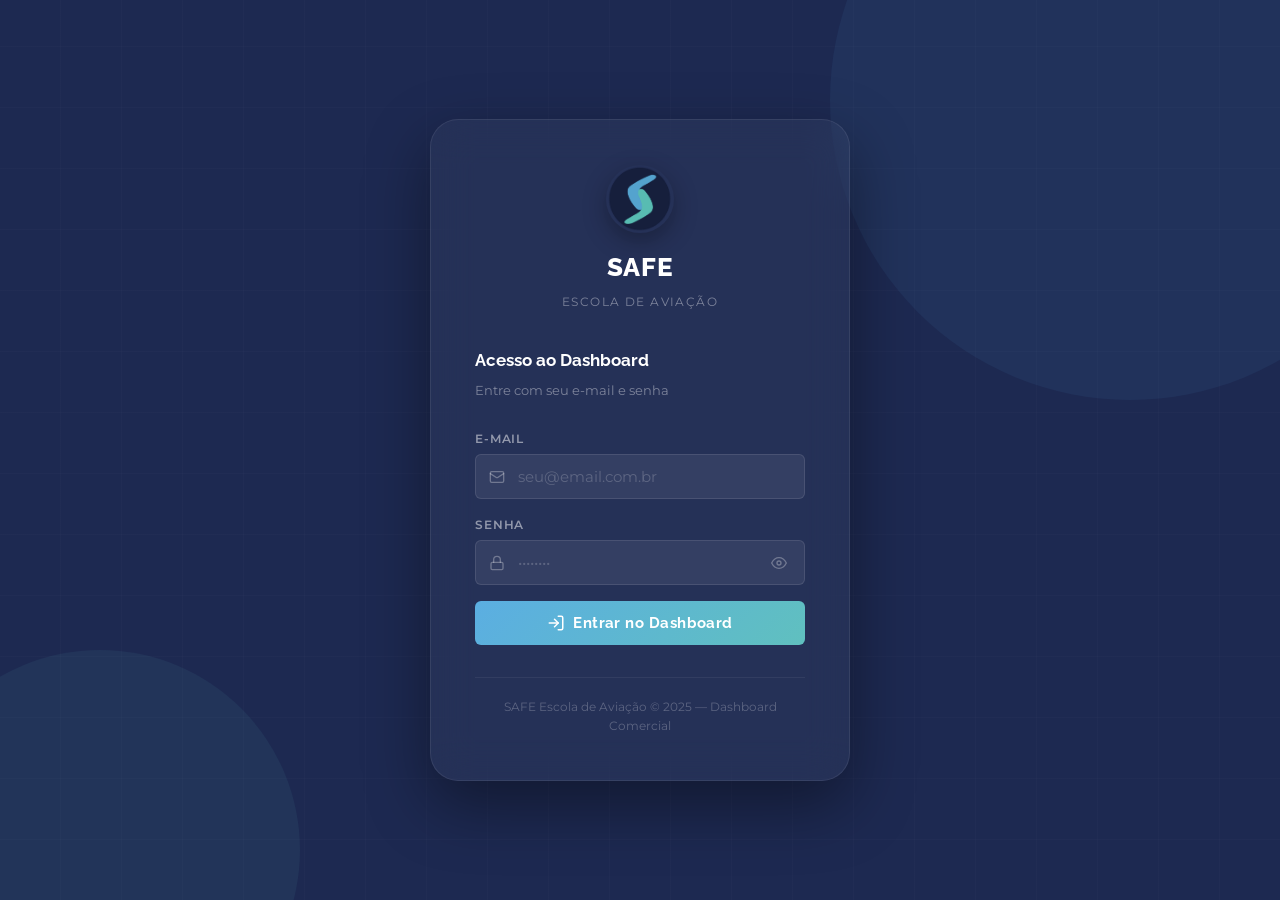
<file: index.html>
<!DOCTYPE html>
<html lang="pt-BR">
<head>
  <meta charset="UTF-8">
  <meta name="viewport" content="width=device-width, initial-scale=1.0">
  <title>SAFE Comercial — Login</title>
  <link rel="manifest" href="manifest.webmanifest">
  <meta name="theme-color" content="#19213f">
  <link rel="icon" type="image/png" href="favicon.png">
  <link rel="apple-touch-icon" href="assets/icons/apple-touch-icon.png">
  <link rel="stylesheet" href="css/safe-theme.css">
  <style>
    body {
      background: var(--navy);
      min-height: 100vh;
      display: flex;
      align-items: center;
      justify-content: center;
      position: relative;
      overflow-x: hidden;
      overflow-y: auto;
      padding: 24px 16px;
    }

    /* Plano de fundo decorativo */
    .bg-decor { position: absolute; inset: 0; pointer-events: none; overflow: hidden; }
    .bg-circle { position: absolute; border-radius: 50%; opacity: .07; }
    .bg-circle-1 { width: 600px; height: 600px; background: var(--blue); top: -200px; right: -150px; }
    .bg-circle-2 { width: 400px; height: 400px; background: var(--teal); bottom: -150px; left: -100px; }
    .bg-lines {
      position: absolute; inset: 0;
      background-image:
        repeating-linear-gradient(0deg, transparent, transparent 60px, rgba(255,255,255,.015) 60px, rgba(255,255,255,.015) 61px),
        repeating-linear-gradient(90deg, transparent, transparent 60px, rgba(255,255,255,.015) 60px, rgba(255,255,255,.015) 61px);
    }

    /* Card */
    .login-card {
      position: relative; z-index: 1;
      background: rgba(255,255,255,.04);
      backdrop-filter: blur(20px);
      border: 1px solid rgba(255,255,255,.08);
      border-radius: var(--radius-xl);
      padding: clamp(28px, 5vh, 48px) clamp(22px, 5vw, 44px);
      width: 100%; max-width: 420px;
      box-shadow: 0 24px 64px rgba(0,0,0,.4);
      animation: fadeUp .5s cubic-bezier(.4,0,.2,1);
    }
    @keyframes fadeUp {
      from { opacity: 0; transform: translateY(24px); }
      to   { opacity: 1; transform: translateY(0); }
    }

    .login-logo {
      display: flex; flex-direction: column; align-items: center;
      margin-bottom: 36px;
    }
    .login-logo img {
      width: 68px; height: 68px; border-radius: 50%;
      margin-bottom: 14px;
      box-shadow: 0 8px 24px rgba(0,0,0,.3);
    }
    .login-logo-name {
      font-family: var(--font-title); font-size: 1.6rem;
      font-weight: 800; color: var(--white); letter-spacing: .02em;
    }
    .login-logo-sub {
      font-size: .75rem; color: rgba(255,255,255,.4);
      text-transform: uppercase; letter-spacing: .12em; margin-top: 4px;
    }

    .login-title {
      font-family: var(--font-title); font-size: 1.05rem;
      font-weight: 700; color: var(--white); margin-bottom: 6px;
    }
    .login-sub { font-size: .82rem; color: rgba(255,255,255,.4); margin-bottom: 28px; }

    .login-label {
      font-size: .75rem; font-weight: 600; text-transform: uppercase;
      letter-spacing: .07em; color: rgba(255,255,255,.5);
      margin-bottom: 6px; display: block;
    }

    /* Input wrapper com ícone */
    .input-wrap {
      position: relative; margin-bottom: 16px;
    }
    .input-wrap .input-icon {
      position: absolute; left: 14px; top: 50%; transform: translateY(-50%);
      color: rgba(255,255,255,.3); display: flex; align-items: center;
      pointer-events: none;
    }
    .input-wrap .input-icon svg { width: 16px; height: 16px; }

    .login-input {
      width: 100%; padding: 12px 16px 12px 42px;
      background: rgba(255,255,255,.07);
      border: 1.5px solid rgba(255,255,255,.1);
      border-radius: var(--radius-sm);
      color: var(--white); font-size: .95rem;
      font-family: var(--font-body); outline: none;
      transition: var(--transition);
    }
    .login-input:focus {
      border-color: var(--blue);
      background: rgba(91,174,226,.08);
      box-shadow: 0 0 0 3px rgba(91,174,226,.12);
    }
    .login-input:focus + .input-focus-ring { opacity: 1; }
    .login-input::placeholder { color: rgba(255,255,255,.2); }

    /* Toggle senha */
    .input-wrap .toggle-senha {
      position: absolute; right: 14px; top: 50%; transform: translateY(-50%);
      color: rgba(255,255,255,.3); cursor: pointer; display: flex;
      align-items: center; padding: 4px;
      transition: color .2s;
    }
    .input-wrap .toggle-senha:hover { color: rgba(255,255,255,.6); }
    .input-wrap .toggle-senha svg { width: 16px; height: 16px; }

    .login-input-senha { padding-right: 42px; }

    .login-btn {
      width: 100%; padding: 13px;
      background: linear-gradient(135deg, var(--blue), var(--teal));
      color: var(--white); border-radius: var(--radius-sm);
      font-family: var(--font-title); font-size: .95rem;
      font-weight: 700; letter-spacing: .03em;
      transition: var(--transition);
      display: flex; align-items: center; justify-content: center;
      gap: 8px; margin-top: 8px;
    }
    .login-btn:hover:not(:disabled) {
      transform: translateY(-1px);
      box-shadow: 0 8px 24px rgba(91,174,226,.35);
    }
    .login-btn:disabled { opacity: .6; pointer-events: none; }
    .login-btn .spinner {
      width: 18px; height: 18px;
      border-width: 2px;
    }

    .login-error {
      background: rgba(231,76,60,.12);
      border: 1px solid rgba(231,76,60,.25);
      border-radius: var(--radius-sm);
      padding: 10px 14px; color: #ff8a80;
      font-size: .82rem; margin-top: 14px;
      display: none; align-items: center; gap: 8px;
    }
    .login-error.show { display: flex; }
    .login-error svg { width: 16px; height: 16px; flex-shrink: 0; }

    .login-footer {
      margin-top: 32px; padding-top: 20px;
      border-top: 1px solid rgba(255,255,255,.06);
      text-align: center; font-size: .72rem;
      color: rgba(255,255,255,.25);
    }

    @media (max-width: 480px), (max-height: 720px) {
      body { align-items: flex-start; }
      .login-logo { margin-bottom: 24px; }
      .login-logo img { width: 56px; height: 56px; }
      .login-footer { margin-top: 24px; padding-top: 16px; }
    }
  </style>
</head>
<body>

  <div class="bg-decor">
    <div class="bg-circle bg-circle-1"></div>
    <div class="bg-circle bg-circle-2"></div>
    <div class="bg-lines"></div>
  </div>

  <div class="login-card">
    <div class="login-logo">
      <img src="assets/img/logo.png" alt="SAFE">
      <div class="login-logo-name">SAFE</div>
      <div class="login-logo-sub">Escola de Aviação</div>
    </div>

    <div class="login-title">Acesso ao Dashboard</div>
    <div class="login-sub">Entre com seu e-mail e senha</div>

    <label class="login-label" for="inp-email">E-mail</label>
    <div class="input-wrap">
      <span class="input-icon">
        <svg viewBox="0 0 24 24" fill="none" stroke="currentColor" stroke-width="2" stroke-linecap="round" stroke-linejoin="round">
          <rect x="2" y="4" width="20" height="16" rx="2"></rect>
          <path d="m22 7-8.97 5.7a1.94 1.94 0 0 1-2.06 0L2 7"></path>
        </svg>
      </span>
      <input
        type="email"
        class="login-input"
        id="inp-email"
        placeholder="seu@email.com.br"
        autocomplete="email"
        inputmode="email"
      >
    </div>

    <label class="login-label" for="inp-senha">Senha</label>
    <div class="input-wrap">
      <span class="input-icon">
        <svg viewBox="0 0 24 24" fill="none" stroke="currentColor" stroke-width="2" stroke-linecap="round" stroke-linejoin="round">
          <rect x="3" y="11" width="18" height="11" rx="2" ry="2"></rect>
          <path d="M7 11V7a5 5 0 0 1 10 0v4"></path>
        </svg>
      </span>
      <input
        type="password"
        class="login-input login-input-senha"
        id="inp-senha"
        placeholder="••••••••"
        autocomplete="current-password"
      >
      <button class="toggle-senha" id="toggle-senha" type="button" title="Mostrar/ocultar senha">
        <svg id="icon-olho-aberto" viewBox="0 0 24 24" fill="none" stroke="currentColor" stroke-width="2" stroke-linecap="round" stroke-linejoin="round">
          <path d="M1 12s4-8 11-8 11 8 11 8-4 8-11 8-11-8-11-8z"></path>
          <circle cx="12" cy="12" r="3"></circle>
        </svg>
        <svg id="icon-olho-fechado" viewBox="0 0 24 24" fill="none" stroke="currentColor" stroke-width="2" stroke-linecap="round" stroke-linejoin="round" style="display:none">
          <path d="M17.94 17.94A10.07 10.07 0 0 1 12 20c-7 0-11-8-11-8a18.45 18.45 0 0 1 5.06-5.94M9.9 4.24A9.12 9.12 0 0 1 12 4c7 0 11 8 11 8a18.5 18.5 0 0 1-2.16 3.19m-6.72-1.07a3 3 0 1 1-4.24-4.24"></path>
          <line x1="1" y1="1" x2="23" y2="23"></line>
        </svg>
      </button>
    </div>

    <button class="login-btn" id="btn-login">
      <svg width="18" height="18" viewBox="0 0 24 24" fill="none" stroke="currentColor" stroke-width="2" stroke-linecap="round" stroke-linejoin="round">
        <path d="M15 3h4a2 2 0 0 1 2 2v14a2 2 0 0 1-2 2h-4"></path>
        <polyline points="10 17 15 12 10 7"></polyline>
        <line x1="15" y1="12" x2="3" y2="12"></line>
      </svg>
      <span id="btn-login-label">Entrar no Dashboard</span>
    </button>

    <div class="login-error" id="login-error">
      <svg viewBox="0 0 24 24" fill="none" stroke="currentColor" stroke-width="2" stroke-linecap="round" stroke-linejoin="round">
        <circle cx="12" cy="12" r="10"></circle>
        <line x1="12" y1="8" x2="12" y2="12"></line>
        <line x1="12" y1="16" x2="12.01" y2="16"></line>
      </svg>
      <span id="login-error-msg"></span>
    </div>

    <div class="login-footer">
      SAFE Escola de Aviação &copy; 2025 &mdash; Dashboard Comercial
    </div>
  </div>

  <script src="js/config.js"></script>
  <script>
    // Redireciona se já estiver logado
    const sessao = sessionStorage.getItem(CONFIG.SESSION_KEY);
    if (sessao) window.location.href = 'dashboard.html';
  </script>
  <script src="js/api.js"></script>
  <script src="js/auth.js"></script>
  <script>
    const btnLogin  = document.getElementById('btn-login');
    const btnLabel  = document.getElementById('btn-login-label');
    const inpEmail  = document.getElementById('inp-email');
    const inpSenha  = document.getElementById('inp-senha');
    const errEl     = document.getElementById('login-error');
    const errMsg    = document.getElementById('login-error-msg');
    const toggleBtn = document.getElementById('toggle-senha');

    // Toggle mostrar/ocultar senha
    toggleBtn.addEventListener('click', () => {
      const visible = inpSenha.type === 'text';
      inpSenha.type = visible ? 'password' : 'text';
      document.getElementById('icon-olho-aberto').style.display  = visible ? '' : 'none';
      document.getElementById('icon-olho-fechado').style.display = visible ? 'none' : '';
    });

    function mostrarErro(msg) {
      errMsg.textContent = msg;
      errEl.classList.add('show');
      inpEmail.style.borderColor = '';
      inpSenha.style.borderColor = '';
      // Shake no card
      const card = document.querySelector('.login-card');
      card.style.animation = 'none';
      requestAnimationFrame(() => { card.style.animation = 'shake .4s ease'; });
    }

    function limparErro() { errEl.classList.remove('show'); }

    function setLoading(on) {
      btnLogin.disabled = on;
      if (on) {
        btnLabel.textContent = 'Entrando...';
        btnLogin.insertAdjacentHTML('afterbegin', '<span class="spinner" style="margin-right:8px"></span>');
      } else {
        btnLabel.textContent = 'Entrar no Dashboard';
        const sp = btnLogin.querySelector('.spinner');
        if (sp) sp.remove();
      }
    }

    async function fazerLogin() {
      const email = inpEmail.value.trim();
      const senha = inpSenha.value;

      if (!email) { mostrarErro('Digite seu e-mail.'); inpEmail.focus(); return; }
      if (!/^[^\s@]+@[^\s@]+\.[^\s@]+$/.test(email)) { mostrarErro('E-mail inválido.'); inpEmail.focus(); return; }
      if (!senha)  { mostrarErro('Digite sua senha.'); inpSenha.focus(); return; }

      limparErro();
      setLoading(true);

      const res = await Auth.login(email, senha);
      setLoading(false);

      if (res.ok) {
        window.location.href = 'dashboard.html';
      } else {
        mostrarErro(res.error || 'E-mail ou senha incorretos.');
        inpSenha.value = '';
        inpSenha.focus();
      }
    }

    btnLogin.addEventListener('click', fazerLogin);
    inpSenha.addEventListener('keydown', e => { if (e.key === 'Enter') fazerLogin(); });
    inpEmail.addEventListener('keydown', e => { if (e.key === 'Enter') inpSenha.focus(); });
    [inpEmail, inpSenha].forEach(el => el.addEventListener('input', limparErro));

    // Animação shake para erro
    const style = document.createElement('style');
    style.textContent = `
      @keyframes shake {
        0%,100% { transform: translateX(0); }
        20%      { transform: translateX(-8px); }
        40%      { transform: translateX(8px); }
        60%      { transform: translateX(-5px); }
        80%      { transform: translateX(5px); }
      }
    `;
    document.head.appendChild(style);
  </script>
</body>
</html>
</file>
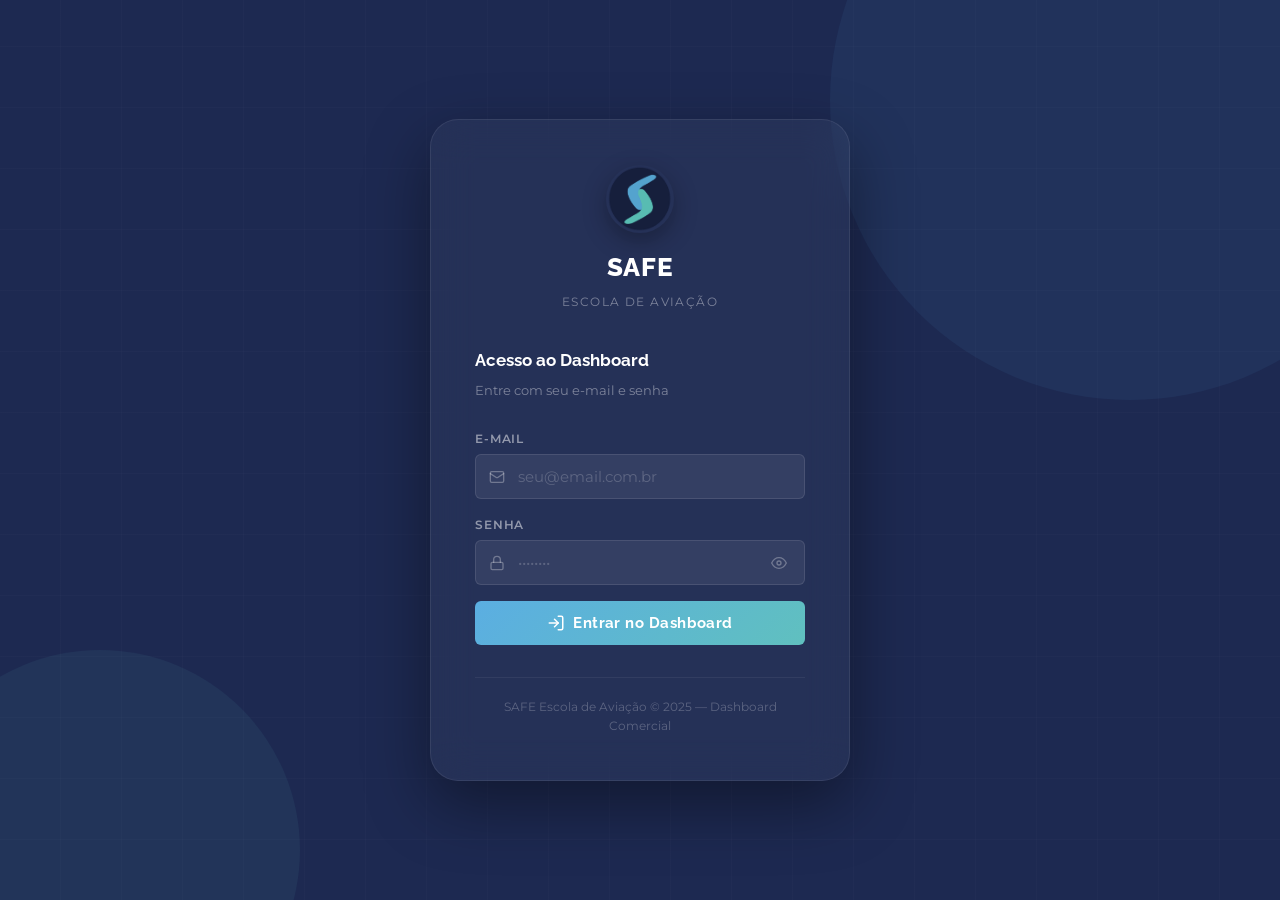
<file: admin.html>
<!DOCTYPE html>
<html lang="pt-BR">
<head>
  <meta charset="UTF-8">
  <meta name="viewport" content="width=device-width, initial-scale=1.0">
  <title>Usuários — SAFE Comercial</title>
  <link rel="manifest" href="manifest.webmanifest">
  <meta name="theme-color" content="#19213f">
  <link rel="icon" type="image/png" href="favicon.png">
  <link rel="apple-touch-icon" href="assets/icons/apple-touch-icon.png">
  <link rel="stylesheet" href="css/safe-theme.css">
  <link rel="stylesheet" href="css/layout.css">
</head>
<body>

<div class="app-shell">
  <aside class="sidebar" id="sidebar">
    <div class="sidebar-brand">
      <img src="assets/img/logo.png" alt="SAFE">
      <div class="sidebar-brand-text">
        <span class="sidebar-brand-name">SAFE</span>
        <span class="sidebar-brand-sub">Comercial</span>
      </div>
    </div>
    <div class="sidebar-toggle" id="sidebar-toggle">‹</div>
    <nav class="sidebar-nav">
      <div class="nav-section-label">Principal</div>
      <a href="dashboard.html" class="nav-item"><span class="nav-icon">◈</span><span class="nav-label">Dashboard</span></a>
      <a href="vendas.html" class="nav-item"><span class="nav-icon">◎</span><span class="nav-label">Vendas</span></a>
      <hr class="nav-divider">
      <div class="nav-section-label">Administração</div>
      <a href="faturamento.html" class="nav-item"><span class="nav-icon">◉</span><span class="nav-label">Faturamento</span></a>
      <a href="concorrencia.html" class="nav-item"><span class="nav-icon">◐</span><span class="nav-label">Concorrência</span></a>
      <a href="admin.html" class="nav-item active"><span class="nav-icon">◑</span><span class="nav-label">Usuários</span></a>

      <hr class="nav-divider" data-master-only>
      <div class="nav-section-label" data-master-only>TI</div>
      <a href="https://docs.google.com/spreadsheets/d/1LZ2z3yLZvIdw2h0FohhwoiYLEGwy9zz7CYL40_j2AVw/edit?gid=1905416248#gid=1905416248" target="_blank" class="nav-item" data-master-only data-tooltip="Planilha">
        <span class="nav-icon"><svg width="16" height="16" viewBox="0 0 24 24" fill="none" stroke="currentColor" stroke-width="2"><rect x="3" y="3" width="18" height="18" rx="2"/><path d="M3 9h18M3 15h18M9 3v18"/></svg></span>
        <span class="nav-label">Planilha</span>
      </a>
    </nav>
    <div class="sidebar-footer">
      <div class="sidebar-user" id="btn-logout">
        <div class="sidebar-avatar">T</div>
        <div class="sidebar-user-info">
          <div class="sidebar-user-name">Thiago</div>
          <div class="sidebar-user-role">Administrador</div>
        </div>
      </div>
    </div>
  </aside>

  <div class="sidebar-overlay" id="sidebar-overlay"></div>

  <main class="main" id="main">
    <div class="topbar">
      <div class="topbar-left">
        <button class="hamburger" id="hamburger"><span></span><span></span><span></span></button>
        <div>
          <div class="topbar-title">Usuários</div>
          <div class="topbar-subtitle">Gestão de acessos ao dashboard</div>
        </div>
      </div>
      <div class="topbar-right">
        <button class="btn btn-primary" id="btn-novo-usuario" data-write-only>+ Novo Usuário</button>
      </div>
    </div>

    <div class="page">
      <div class="card">
        <div class="card-header">
          <div class="card-title">Consultores e Acessos</div>
        </div>
        <div class="table-wrapper">
          <table class="table table-usuarios">
            <thead>
              <tr>
                <th class="col-nome">Nome</th>
                <th class="col-pac">PAC</th>
                <th class="col-email">E-mail</th>
                <th class="col-perfil">Perfil</th>
                <th class="col-status">Status</th>
                <th style="width:100px"></th>
              </tr>
            </thead>
            <tbody id="tabela-usuarios">
              <tr><td colspan="6" class="text-center text-muted" style="padding:40px">Carregando...</td></tr>
            </tbody>
          </table>
        </div>
      </div>

      <!-- Card: alterar senha -->
      <div class="card mt-24">
        <div class="card-header">
          <div class="card-title">Alterar minha senha</div>
        </div>
        <div style="max-width:400px">
          <div class="form-group">
            <label class="form-label">Senha atual</label>
            <input type="password" class="form-control" id="senha-atual" placeholder="••••••••">
          </div>
          <div class="form-group">
            <label class="form-label">Nova senha</label>
            <input type="password" class="form-control" id="senha-nova" placeholder="••••••••">
          </div>
          <div class="form-group">
            <label class="form-label">Confirmar nova senha</label>
            <input type="password" class="form-control" id="senha-confirmar" placeholder="••••••••">
          </div>
          <button class="btn btn-navy" id="btn-alterar-senha">Alterar Senha</button>
        </div>
      </div>
    </div>
  </main>
</div>

<!-- Modal Usuário -->
<div class="modal-overlay" id="modal-usuario">
  <div class="modal">
    <div class="modal-header">
      <h3 id="modal-u-titulo">Novo Usuário</h3>
      <button class="modal-close" onclick="fecharModal('modal-usuario')">✕</button>
    </div>
    <div class="modal-body">
      <div class="form-group">
        <label class="form-label">Nome Completo</label>
        <input type="text" class="form-control" id="u-nome" placeholder="Nome do consultor">
      </div>
      <div class="form-group">
        <label class="form-label">PAC (identificador de login)</label>
        <input type="text" class="form-control" id="u-pac" placeholder="Ex: Joao">
      </div>
      <div class="form-group">
        <label class="form-label">E-mail</label>
        <input type="email" class="form-control" id="u-email" placeholder="email@voesafe.com.br">
      </div>
      <div class="form-row">
        <div class="form-group">
          <label class="form-label">Perfil</label>
          <select class="form-control" id="u-perfil">
            <option value="pac">Consultor (PAC)</option>
            <option value="admin">Administrador completo</option>
            <option value="master">Master TI</option>
            <option value="admin_readonly">Administrador somente visualização</option>
          </select>
        </div>
        <div class="form-group">
          <label class="form-label">Status</label>
          <select class="form-control" id="u-ativo">
            <option value="true">Ativo</option>
            <option value="false">Inativo</option>
          </select>
        </div>
      </div>
      <div class="form-group" id="grupo-senha">
        <label class="form-label">Senha inicial</label>
        <input type="password" class="form-control" id="u-senha" placeholder="Deixe vazio para usar: safe@2024">
      </div>
    </div>
    <div class="modal-footer">
      <button class="btn btn-ghost" onclick="fecharModal('modal-usuario')">Cancelar</button>
      <button class="btn btn-primary" id="btn-salvar-usuario">Salvar</button>
    </div>
  </div>
</div>

<div id="toast-container" class="toast-container"></div>

<script src="js/config.js"></script>
<script src="js/api.js"></script>
<script src="js/auth.js"></script>
<script src="js/admin.js"></script>
</body>
</html>
</file>
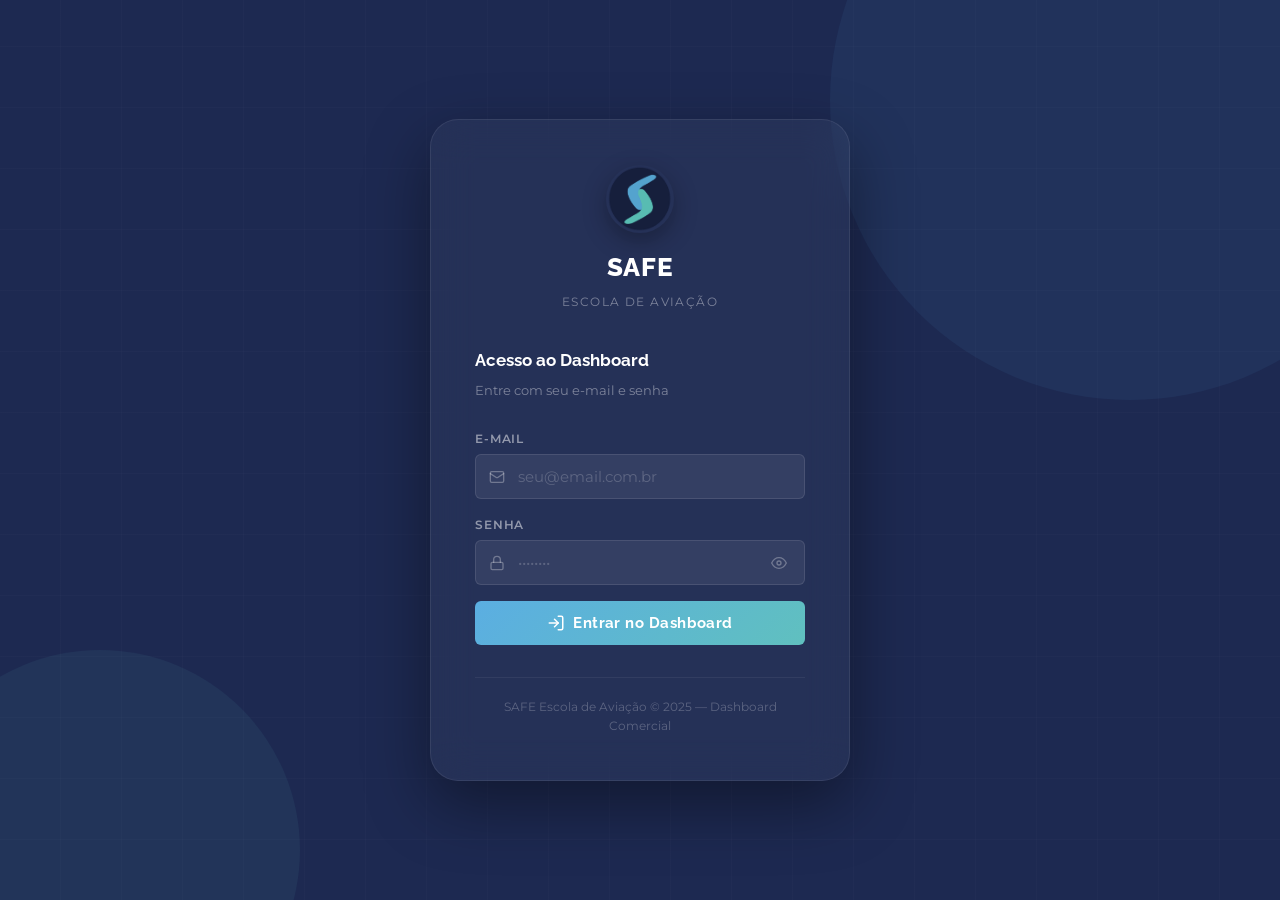
<file: concorrencia.html>
<!DOCTYPE html>
<html lang="pt-BR">
<head>
  <meta charset="UTF-8">
  <meta name="viewport" content="width=device-width, initial-scale=1.0">
  <title>Concorrência — SAFE Comercial</title>
  <link rel="manifest" href="manifest.webmanifest">
  <meta name="theme-color" content="#19213f">
  <link rel="icon" type="image/png" href="favicon.png">
  <link rel="apple-touch-icon" href="assets/icons/apple-touch-icon.png">
  <link rel="stylesheet" href="css/safe-theme.css">
  <link rel="stylesheet" href="css/layout.css">
  <style>
    /* ── Comparativo por curso ─────────────────────────────── */
    .conc-bloco {
      background: var(--white);
      border-radius: var(--radius-md);
      box-shadow: var(--shadow-card);
      margin-bottom: 20px;
      overflow: hidden;
    }

    .conc-bloco-header {
      display: flex;
      align-items: center;
      justify-content: space-between;
      padding: 16px 20px;
      background: var(--navy);
      gap: 12px;
    }

    .conc-curso-titulo {
      font-family: var(--font-title);
      font-size: .95rem;
      font-weight: 700;
      color: var(--white);
      margin: 0;
    }

    .conc-count {
      font-size: .72rem;
      font-weight: 600;
      color: rgba(255,255,255,.45);
      white-space: nowrap;
    }

    /* ── Grid de colunas ───────────────────────────────────── */
    .conc-tabela { width: 100%; }

    .conc-thead,
    .conc-row,
    .conc-safe-row {
      display: grid;
      grid-template-columns: 2fr 1fr 1fr 1fr 2fr 80px;
      align-items: center;
      gap: 0;
      padding: 0 20px;
    }

    .conc-thead {
      padding-top: 10px;
      padding-bottom: 10px;
      border-bottom: 1px solid var(--gray-100);
    }

    .conc-thead > div {
      font-size: .7rem;
      font-weight: 700;
      text-transform: uppercase;
      letter-spacing: .07em;
      color: var(--gray-400);
    }

    /* Linha SAFE — destaque */
    .conc-safe-row {
      background: linear-gradient(90deg, rgba(96,192,191,.06), rgba(91,174,226,.04));
      border-left: 3px solid var(--teal);
      padding-top: 14px;
      padding-bottom: 14px;
    }

    /* Linha concorrente */
    .conc-row {
      padding-top: 12px;
      padding-bottom: 12px;
      border-bottom: 1px solid var(--gray-100);
      transition: background .15s;
    }
    .conc-row:hover { background: var(--off-white); }
    .conc-row:last-of-type { border-bottom: none; }

    .conc-separador {
      height: 1px;
      background: linear-gradient(90deg, var(--teal), var(--blue));
      opacity: .25;
      margin: 0 20px;
    }

    /* Células */
    .conc-escola-nome {
      font-weight: 600;
      font-size: .875rem;
      color: var(--navy);
      display: flex;
      align-items: center;
      gap: 6px;
      flex-wrap: wrap;
    }

    .conc-by {
      font-size: .72rem;
      color: var(--gray-400);
      margin-top: 2px;
    }

    .conc-aeronave {
      font-size: .72rem;
      color: var(--gray-400);
      margin-top: 2px;
    }

    .conc-valor {
      display: flex;
      flex-direction: column;
    }

    .conc-valor > span:first-child:not(.text-muted),
    .conc-valor > .conc-val-num {
      font-weight: 700;
      font-size: .9rem;
      color: var(--navy);
    }

    .conc-safe-row .conc-valor > span:first-child:not(.text-muted) {
      color: var(--teal-dark);
    }

    .conc-label {
      font-size: .7rem;
      color: var(--gray-400);
      font-weight: 500;
    }

    .conc-aeronave-col {
      font-size: .85rem;
      color: var(--gray-500);
    }

    .conc-obs {
      font-size: .82rem;
      color: var(--gray-500);
    }

    .conc-obs-text {
      display: -webkit-box;
      -webkit-line-clamp: 2;
      -webkit-box-orient: vertical;
      overflow: hidden;
    }

    .conc-acoes {
      display: flex;
      align-items: center;
      gap: 4px;
      justify-content: flex-end;
    }

    /* Estados vazios dentro do bloco */
    .conc-vazio-curso {
      padding: 24px 20px;
      font-size: .85rem;
      color: var(--gray-400);
      font-style: italic;
      border-top: 1px dashed var(--gray-200);
    }

    .conc-safe-vazio {
      padding: 14px 20px;
      display: flex;
      align-items: center;
      justify-content: space-between;
      gap: 12px;
      background: rgba(243,156,18,.04);
      border-left: 3px solid var(--warning);
      font-size: .85rem;
      color: var(--gray-500);
    }

    /* ── Filtro topo ───────────────────────────────────────── */
    .filtro-bar {
      display: flex;
      align-items: center;
      gap: 12px;
      margin-bottom: 20px;
      flex-wrap: wrap;
    }

    .filtro-bar select {
      border: 1.5px solid var(--gray-200);
      border-radius: var(--radius-sm);
      padding: 8px 12px;
      font-size: .875rem;
      font-family: var(--font-body);
      color: var(--navy);
      background: var(--white);
      outline: none;
      transition: var(--transition);
      min-width: 220px;
    }
    .filtro-bar select:focus { border-color: var(--blue); }

    /* ── Loading overlay ───────────────────────────────────── */
    #loading-overlay {
      display: none;
      position: fixed;
      inset: 0;
      background: rgba(244,247,252,.75);
      backdrop-filter: blur(2px);
      z-index: 500;
      align-items: center;
      justify-content: center;
    }
    .loading-card {
      display: flex;
      flex-direction: column;
      align-items: center;
      gap: 12px;
      background: var(--white);
      padding: 24px 32px;
      border-radius: var(--radius-md);
      box-shadow: var(--shadow-md);
    }
    .loading-card p {
      font-size: .82rem;
      font-weight: 600;
      color: var(--gray-400);
      text-transform: uppercase;
      letter-spacing: .05em;
    }

    /* ── Responsive ────────────────────────────────────────── */
    @media (max-width: 900px) {
      .conc-thead,
      .conc-row,
      .conc-safe-row {
        grid-template-columns: 2fr 1fr 1fr 60px;
      }
      .conc-aeronave-col,
      .conc-obs { display: none; }
    }

    @media (max-width: 600px) {
      .conc-thead,
      .conc-row,
      .conc-safe-row {
        grid-template-columns: 1fr 1fr 48px;
      }
      .conc-thead > div:nth-child(3),
      .conc-row > div:nth-child(3),
      .conc-safe-row > div:nth-child(3) { display: none; }
    }
  </style>
</head>
<body>

<!-- Loading overlay -->
<div id="loading-overlay">
  <div class="loading-card">
    <img src="assets/img/logo.png" alt="SAFE" style="width:40px;height:40px;border-radius:50%;animation:spin .9s linear infinite">
    <p>Carregando...</p>
  </div>
</div>

<div class="app-shell">

  <!-- ── Sidebar ─────────────────────────────────────────── -->
  <aside class="sidebar" id="sidebar">
    <div class="sidebar-brand">
      <img src="assets/img/logo.png" alt="SAFE">
      <div class="sidebar-brand-text">
        <span class="sidebar-brand-name">SAFE</span>
        <span class="sidebar-brand-sub">Comercial</span>
      </div>
    </div>
    <div class="sidebar-toggle" id="sidebar-toggle" title="Recolher menu">‹</div>
    <nav class="sidebar-nav">
      <div class="nav-section-label">Principal</div>
      <a href="dashboard.html" class="nav-item">
        <span class="nav-icon"></span><span class="nav-label">Dashboard</span>
      </a>
      <a href="vendas.html" class="nav-item">
        <span class="nav-icon"></span><span class="nav-label">Vendas</span>
      </a>
      <hr class="nav-divider" data-admin-only>
      <div class="nav-section-label" data-admin-only>Administração</div>
      <a href="faturamento.html" class="nav-item" data-admin-only>
        <span class="nav-icon"></span><span class="nav-label">Faturamento</span>
      </a>
      <a href="concorrencia.html" class="nav-item active">
        <span class="nav-icon"></span><span class="nav-label">Concorrência</span>
      </a>
      <a href="admin.html" class="nav-item" data-admin-only>
        <span class="nav-icon"></span><span class="nav-label">Usuários</span>
      </a>

      <hr class="nav-divider" data-master-only>
      <div class="nav-section-label" data-master-only>TI</div>
      <a href="https://docs.google.com/spreadsheets/d/1LZ2z3yLZvIdw2h0FohhwoiYLEGwy9zz7CYL40_j2AVw/edit?gid=1905416248#gid=1905416248" target="_blank" class="nav-item" data-master-only data-tooltip="Planilha">
        <span class="nav-icon"><svg width="16" height="16" viewBox="0 0 24 24" fill="none" stroke="currentColor" stroke-width="2"><rect x="3" y="3" width="18" height="18" rx="2"/><path d="M3 9h18M3 15h18M9 3v18"/></svg></span>
        <span class="nav-label">Planilha</span>
      </a>
    </nav>
    <div class="sidebar-footer">
      <div class="sidebar-user" id="sidebar-user-current">
        <div class="sidebar-avatar">?</div>
        <div class="sidebar-user-info">
          <div class="sidebar-user-name">Carregando...</div>
          <div class="sidebar-user-role">—</div>
        </div>
      </div>
    </div>
  </aside>

  <div class="sidebar-overlay" id="sidebar-overlay"></div>

  <!-- ── Main ─────────────────────────────────────────────── -->
  <main class="main" id="main">
    <div class="topbar">
      <div class="topbar-left">
        <button class="hamburger" id="hamburger"><span></span><span></span><span></span></button>
        <div>
          <div class="topbar-title">Concorrência</div>
          <div class="topbar-subtitle">Comparativo de preços do mercado</div>
        </div>
      </div>
      <div class="topbar-right">
        <button class="btn btn-primary" id="btn-nova-concorrente" data-write-only>
          <svg width="16" height="16" viewBox="0 0 24 24" fill="none" stroke="currentColor" stroke-width="2.5"><line x1="12" y1="5" x2="12" y2="19"/><line x1="5" y1="12" x2="19" y2="12"/></svg>
          Nova Concorrente
        </button>
      </div>
    </div>

    <div class="page">

      <!-- Filtro -->
      <div class="filtro-bar">
        <select id="filtro-curso">
          <option value="">Todos os cursos</option>
        </select>
      </div>

      <!-- Comparativo -->
      <div id="comparativo-container">
        <!-- Renderizado via JS -->
      </div>

    </div>
  </main>
</div>

<div id="toast-container" class="toast-container"></div>

<!-- ── Modal: nova/editar concorrente ────────────────────── -->
<div class="modal-overlay" id="modal-concorrente">
  <div class="modal" style="max-width:540px">
    <div class="modal-header">
      <h3 id="modal-conc-titulo" style="font-size:1.05rem">Nova Concorrente</h3>
      <button class="modal-close" id="modal-conc-close">
        <svg width="18" height="18" viewBox="0 0 24 24" fill="none" stroke="currentColor" stroke-width="2"><line x1="18" y1="6" x2="6" y2="18"/><line x1="6" y1="6" x2="18" y2="18"/></svg>
      </button>
    </div>
    <div class="modal-body">

      <div class="form-group">
        <label class="form-label">Nome da Escola Concorrente *</label>
        <input type="text" class="form-control" id="fc-concorrente" placeholder="Ex: Aeroclube de São Paulo">
      </div>

      <div class="form-group">
        <label class="form-label">Curso *</label>
        <select class="form-control" id="fc-curso">
          <option value="" disabled selected>Selecione o curso</option>
        </select>
      </div>

      <div class="form-row">
        <div class="form-group">
          <label class="form-label">Valor à Vista *</label>
          <input type="text" class="form-control" id="fc-valor-avista" placeholder="Ex: 35000">
        </div>
        <div class="form-group">
          <label class="form-label">Valor Parcelado</label>
          <input type="text" class="form-control" id="fc-valor-parcelado" placeholder="Ex: 40000">
        </div>
      </div>

      <div class="form-row">
        <div class="form-group">
          <label class="form-label">Nº de Parcelas</label>
          <input type="number" class="form-control" id="fc-parcelas" placeholder="Ex: 12" min="0" max="60">
        </div>
        <div class="form-group">
          <label class="form-label">Aeronave</label>
          <input type="text" class="form-control" id="fc-aeronave" placeholder="Ex: Cessna 172">
        </div>
      </div>

      <div class="form-group">
        <label class="form-label">Observações</label>
        <textarea class="form-control" id="fc-obs" rows="3" placeholder="Informações adicionais, diferenciais, etc." style="resize:vertical"></textarea>
      </div>

    </div>
    <div class="modal-footer">
      <button class="btn btn-ghost" id="modal-conc-cancelar">Cancelar</button>
      <button class="btn btn-primary" id="btn-conc-salvar">Salvar</button>
    </div>
  </div>
</div>

<!-- ── Modal: preço SAFE ──────────────────────────────────── -->
<div class="modal-overlay" id="modal-preco-safe">
  <div class="modal" style="max-width:440px">
    <div class="modal-header">
      <h3 id="modal-safe-titulo" style="font-size:1.05rem">Preço SAFE</h3>
      <button class="modal-close" id="modal-safe-close">
        <svg width="18" height="18" viewBox="0 0 24 24" fill="none" stroke="currentColor" stroke-width="2"><line x1="18" y1="6" x2="6" y2="18"/><line x1="6" y1="6" x2="18" y2="18"/></svg>
      </button>
    </div>
    <div class="modal-body">

      <div style="background:rgba(96,192,191,.08);border:1px solid rgba(96,192,191,.2);border-radius:var(--radius-sm);padding:12px 14px;margin-bottom:20px">
        <div style="font-size:.72rem;font-weight:700;text-transform:uppercase;letter-spacing:.06em;color:var(--teal-dark);margin-bottom:2px">Curso</div>
        <div id="fs-curso-display" style="font-weight:700;color:var(--navy);font-size:.95rem"></div>
        <input type="hidden" id="fs-curso">
      </div>

      <div class="form-row">
        <div class="form-group">
          <label class="form-label">Valor à Vista *</label>
          <input type="text" class="form-control" id="fs-valor-avista" placeholder="Ex: 35000">
        </div>
        <div class="form-group">
          <label class="form-label">Valor Parcelado</label>
          <input type="text" class="form-control" id="fs-valor-parcelado" placeholder="Ex: 40000">
        </div>
      </div>

      <div class="form-group" style="max-width:50%">
        <label class="form-label">Nº de Parcelas</label>
        <input type="number" class="form-control" id="fs-parcelas" placeholder="Ex: 12" min="0" max="60">
      </div>

    </div>
    <div class="modal-footer">
      <button class="btn btn-ghost" id="modal-safe-cancelar">Cancelar</button>
      <button class="btn btn-teal" id="btn-safe-salvar">Salvar Preço SAFE</button>
    </div>
  </div>
</div>

<script src="js/config.js"></script>
<script src="js/api.js"></script>
<script src="js/auth.js"></script>
<script src="js/concorrencia.js"></script>
</body>
</html>
</file>
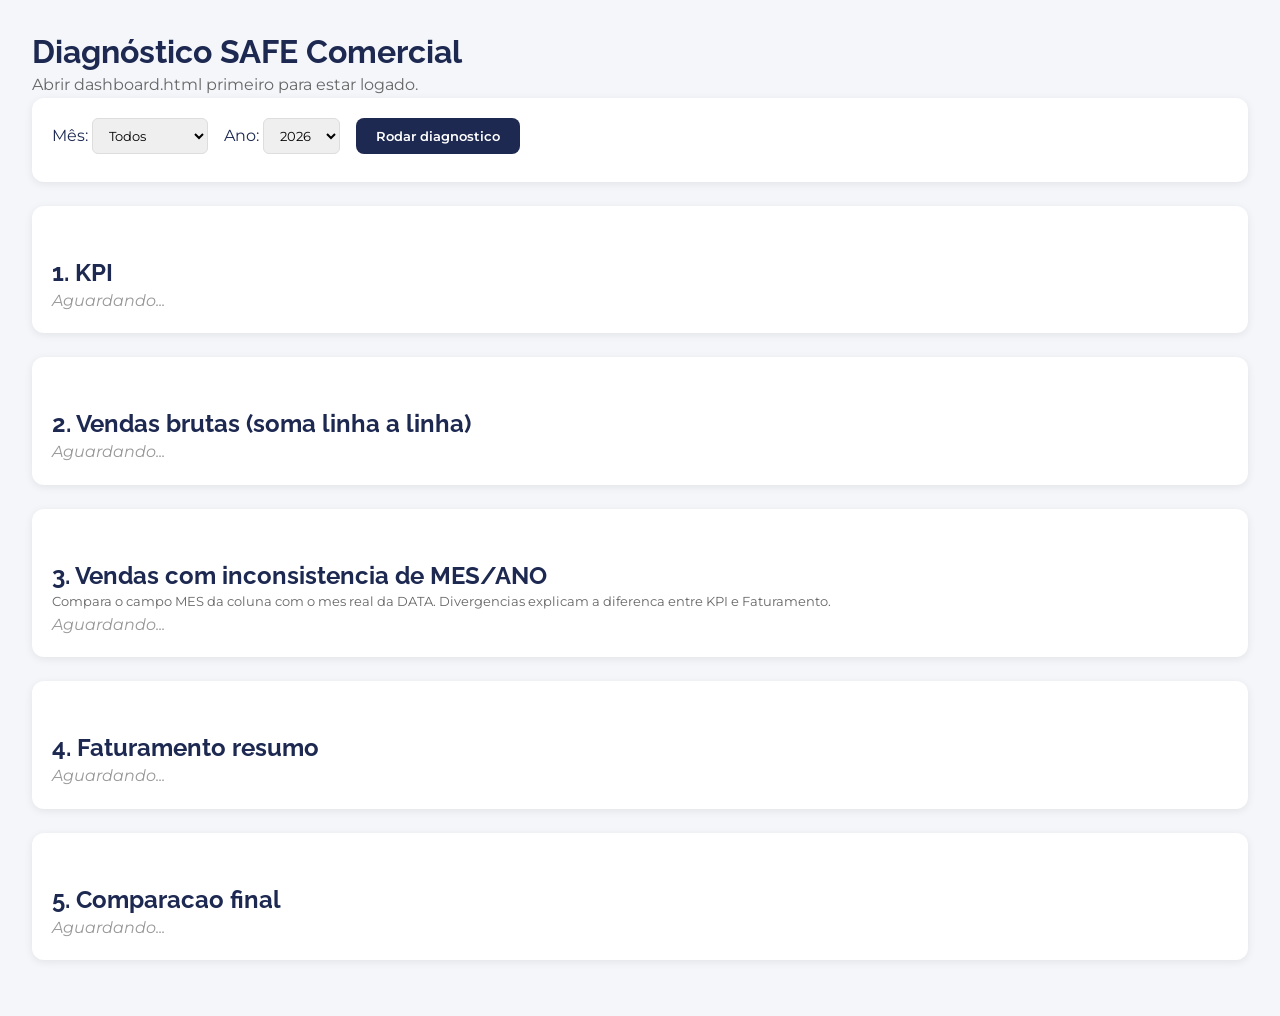
<file: debug.html>
<!DOCTYPE html>
<html lang="pt-BR">
<head>
  <meta charset="UTF-8">
  <title>Debug — SAFE Comercial</title>
  <link rel="stylesheet" href="css/safe-theme.css">
  <style>
    body { font-family: 'Montserrat', sans-serif; padding: 32px; background: #f4f6fa; }
    h2 { color: #1D2951; margin-top: 32px; }
    .card { background: white; border-radius: 12px; padding: 20px; margin-bottom: 24px; box-shadow: 0 2px 8px rgba(0,0,0,.08); }
    .row { display: flex; gap: 16px; flex-wrap: wrap; align-items: center; margin-bottom: 8px; }
    select { padding: 8px 12px; border: 1px solid #ddd; border-radius: 6px; font-family: inherit; }
    button { padding: 10px 20px; background: #1D2951; color: white; border: none; border-radius: 8px; cursor: pointer; font-family: inherit; font-weight: 600; }
    button:hover { background: #5BAEE2; }
    .ok  { color: #27ae60; font-weight: 700; }
    .err { color: #e74c3c; font-weight: 700; }
    table { width: 100%; border-collapse: collapse; font-size: 13px; }
    th { background: #1D2951; color: white; padding: 8px 12px; text-align: left; }
    td { padding: 8px 12px; border-bottom: 1px solid #eee; }
    tr.hl td { background: #fff3e0; }
    .alert-box { background: #fff8e1; border: 2px solid #f39c12; border-radius: 8px; padding: 16px; margin-top: 12px; font-size: 13px; }
    .ok-box { background: #eafaf1; border: 2px solid #27ae60; border-radius: 8px; padding: 16px; margin-top: 12px; }
    .sum-box { background: #eaf4ff; border: 2px solid #5BAEE2; border-radius: 8px; padding: 16px; margin-top: 12px; }
  </style>
</head>
<body>
<h1 style="color:#1D2951">Diagnóstico SAFE Comercial</h1>
<p style="color:#666">Abrir dashboard.html primeiro para estar logado.</p>

<div class="card">
  <div class="row">
    <label>Mês:
      <select id="sel-mes">
        <option value="">Todos</option>
        <option value="1">Janeiro</option><option value="2">Fevereiro</option>
        <option value="3">Março</option><option value="4">Abril</option>
        <option value="5">Maio</option><option value="6">Junho</option>
        <option value="7">Julho</option><option value="8">Agosto</option>
        <option value="9">Setembro</option><option value="10">Outubro</option>
        <option value="11">Novembro</option><option value="12">Dezembro</option>
      </select>
    </label>
    <label>Ano:
      <select id="sel-ano">
        <option value="2025">2025</option>
        <option value="2026" selected>2026</option>
      </select>
    </label>
    <button onclick="rodarTodos()">Rodar diagnostico</button>
  </div>
</div>

<div class="card"><h2>1. KPI</h2><div id="res-kpis"><em style="color:#999">Aguardando...</em></div></div>
<div class="card"><h2>2. Vendas brutas (soma linha a linha)</h2><div id="res-vendas"><em style="color:#999">Aguardando...</em></div></div>
<div class="card"><h2>3. Vendas com inconsistencia de MES/ANO</h2>
  <p style="color:#666;font-size:13px">Compara o campo MES da coluna com o mes real da DATA. Divergencias explicam a diferenca entre KPI e Faturamento.</p>
  <div id="res-inconsistencia"><em style="color:#999">Aguardando...</em></div>
</div>
<div class="card"><h2>4. Faturamento resumo</h2><div id="res-fat-resumo"><em style="color:#999">Aguardando...</em></div></div>
<div class="card"><h2>5. Comparacao final</h2><div id="res-comparacao"><em style="color:#999">Aguardando...</em></div></div>

<div id="toast-container" class="toast-container"></div>
<script src="js/config.js"></script>
<script src="js/api.js"></script>
<script src="js/auth.js"></script>
<script>
function fmt(v){return new Intl.NumberFormat('pt-BR',{style:'currency',currency:'BRL'}).format(v||0);}

// Parser correto: numero puro com ponto decimal ingles (35235.5) ou string BR com virgula
function parseVal(v){
  if(v===null||v===undefined||v==='') return 0;
  if(typeof v==='number') return v;
  var s=String(v).replace(/R\$/g,'').replace(/\s/g,'').replace(/\n/g,'').replace(/"/g,'').trim();
  // formato BR: tem virgula como decimal
  if(s.indexOf(',')>=0) return Number(s.replace(/\./g,'').replace(',','.'))||0;
  // numero puro ingles: 35235.5
  return Number(s)||0;
}

var _kpi=null,_fat=null;

async function rodarTodos(){
  var mes=document.getElementById('sel-mes').value||null;
  var ano=document.getElementById('sel-ano').value;
  await step1(mes,ano);
  await step2(mes,ano);
  await step3(mes,ano);
  await step4(ano,mes);
  step5(mes,ano);
}

async function step1(mes,ano){
  var el=document.getElementById('res-kpis');
  el.innerHTML='<em>Carregando...</em>';
  var res=await API.getKPIs(mes,ano);
  _kpi=res;
  if(!res.ok){el.innerHTML='<span class="err">Erro: '+res.error+'</span>';return;}
  var k=res.data;
  el.innerHTML='<table><tr><th>Campo</th><th>Valor</th></tr>'
    +'<tr><td>totalVendas</td><td>'+k.totalVendas+'</td></tr>'
    +'<tr><td><strong>totalReceita</strong></td><td><strong class="ok">'+fmt(k.totalReceita)+'</strong></td></tr>'
    +'<tr><td>ticketMedio</td><td>'+fmt(k.ticketMedio)+'</td></tr></table>';
}

async function step2(mes,ano){
  var el=document.getElementById('res-vendas');
  el.innerHTML='<em>Carregando...</em>';
  var res=await API.getVendas(mes,ano);
  if(!res.ok){el.innerHTML='<span class="err">Erro: '+res.error+'</span>';return;}
  var lista=res.data||[];
  var soma=0;
  var rows=lista.map(function(v){
    var n=parseVal(v.valor);
    soma+=n;
    return '<tr><td>'+v.data+'</td><td>'+v.pac+'</td><td>'+v.nome+'</td>'
      +'<td style="font-family:monospace">'+JSON.stringify(v.valor)+'</td>'
      +'<td>'+fmt(n)+'</td></tr>';
  }).join('');
  var kpiR=(_kpi&&_kpi.data)?_kpi.data.totalReceita:0;
  var diff=Math.abs(soma-kpiR);
  var status=diff<1?'<span class="ok">Bate com KPI</span>':'<span class="err">Difere do KPI em '+fmt(diff)+'</span>';
  el.innerHTML='<p><strong>'+lista.length+' vendas</strong> . Soma: <strong class="'+(diff<1?'ok':'err')+'">'+fmt(soma)+'</strong> '+status+'</p>'
    +'<table><tr><th>Data</th><th>PAC</th><th>Nome</th><th>Valor bruto (API)</th><th>Parseado</th></tr>'+rows+'</table>';
}

async function step3(mes,ano){
  var el=document.getElementById('res-inconsistencia');
  el.innerHTML='<em>Carregando todas as vendas do ano...</em>';
  var res=await API.getVendas(null,ano);
  if(!res.ok){el.innerHTML='<span class="err">Erro: '+res.error+'</span>';return;}
  var lista=res.data||[];
  var mesNum=mes?Number(mes):null;
  var semMes=[],semAno=[],inconsistentes=[];

  lista.forEach(function(v){
    var mesCampo=Number(v.mes);
    var anoCampo=Number(v.ano);
    var mesData=null,anoData=null;
    if(v.data){var p=v.data.split('-');anoData=Number(p[0]);mesData=Number(p[1]);}
    if(!mesCampo||isNaN(mesCampo)){semMes.push(v);return;}
    if(!anoCampo||isNaN(anoCampo)){semAno.push(v);return;}
    if(mesNum){
      if(mesData!==mesNum&&mesCampo===mesNum)
        inconsistentes.push(Object.assign({},v,{mesCampo:mesCampo,mesData:mesData,tipo:'Campo MES='+mesNum+' mas DATA=mes '+mesData}));
      if(mesData===mesNum&&mesCampo!==mesNum)
        inconsistentes.push(Object.assign({},v,{mesCampo:mesCampo,mesData:mesData,tipo:'DATA=mes '+mesNum+' mas Campo MES='+mesCampo}));
    } else {
      if(mesData&&mesCampo&&mesData!==mesCampo)
        inconsistentes.push(Object.assign({},v,{mesCampo:mesCampo,mesData:mesData,tipo:'MES coluna='+mesCampo+' vs DATA='+mesData}));
    }
  });

  var html='';
  if(semMes.length) html+='<div class="alert-box"><strong>'+semMes.length+' venda(s) sem campo MES</strong><br>'+semMes.map(function(v){return v.data+' . '+v.pac+' . '+v.nome+' . '+fmt(parseVal(v.valor));}).join('<br>')+'</div>';
  if(semAno.length) html+='<div class="alert-box"><strong>'+semAno.length+' venda(s) sem campo ANO</strong><br>'+semAno.map(function(v){return v.data+' . '+v.pac+' . '+v.nome+' . '+fmt(parseVal(v.valor));}).join('<br>')+'</div>';
  if(!inconsistentes.length&&!semMes.length&&!semAno.length){
    html='<div class="ok-box">Nenhuma inconsistencia encontrada. Campos MES/ANO batem com as datas.</div>';
  } else if(inconsistentes.length){
    var somaInc=inconsistentes.reduce(function(s,v){return s+parseVal(v.valor);},0);
    html+='<div class="alert-box"><strong>'+inconsistentes.length+' venda(s) com MES/ANO inconsistente . soma: '+fmt(somaInc)+'</strong><br>'
      +'Esta soma provavelmente explica a diferenca entre KPI e Faturamento.</div>'
      +'<table style="margin-top:12px"><tr><th>Data</th><th>PAC</th><th>Nome</th><th>Valor</th><th>Campo MES</th><th>Mes da Data</th><th>Problema</th></tr>'
      +inconsistentes.map(function(v){
        return '<tr class="hl"><td>'+v.data+'</td><td>'+v.pac+'</td><td>'+v.nome+'</td>'
          +'<td>'+fmt(parseVal(v.valor))+'</td><td><strong>'+v.mesCampo+'</strong></td>'
          +'<td><strong>'+v.mesData+'</strong></td><td style="color:#e74c3c;font-size:12px">'+v.tipo+'</td></tr>';
      }).join('')+'</table>';
  }
  el.innerHTML=html;
}

async function step4(ano,mes){
  var el=document.getElementById('res-fat-resumo');
  el.innerHTML='<em>Carregando...</em>';
  var res=await API.getResumoFaturamento(ano);
  _fat=res;
  if(!res.ok){el.innerHTML='<span class="err">Erro: '+res.error+'</span>';return;}
  var MESES=['','Janeiro','Fevereiro','Marco','Abril','Maio','Junho','Julho','Agosto','Setembro','Outubro','Novembro','Dezembro'];
  var C4=['Lojinha','Safe Academy','Azul Pontos','Lito Academy'];
  var data=res.data;
  var exibir=mes?[Number(mes)]:Array.from({length:12},function(_,i){return i+1;}).filter(function(m){var d=data[m];return d&&Object.values(d).some(function(v){return v>0;});});
  var tVC=0,t4=0;
  var rows=exibir.map(function(m){
    var d=data[m]||{};
    var f4=C4.reduce(function(s,c){return s+(d[c]||0);},0);
    t4+=f4;tVC+=(d['Vendas Comercial']||0);
    return '<tr><td><strong>'+MESES[m]+'</strong></td>'
      +'<td>'+fmt(d['Lojinha'])+'</td><td>'+fmt(d['Safe Academy'])+'</td>'
      +'<td>'+fmt(d['Azul Pontos'])+'</td><td>'+fmt(d['Lito Academy'])+'</td>'
      +'<td style="color:#888">'+fmt(d['Vendas Comercial'])+'</td>'
      +'<td class="ok"><strong>'+fmt(f4)+'</strong></td></tr>';
  }).join('');
  el.innerHTML='<table><tr><th>Mes</th><th>Lojinha</th><th>Safe Academy</th><th>Azul Pontos</th><th>Lito Academy</th><th>Vendas Comercial (ref)</th><th>Fat. 4 canais</th></tr>'+rows+'</table>'
    +'<div class="sum-box">Fat. 4 canais: <strong>'+fmt(t4)+'</strong> . Vendas Comercial: <span style="color:#888">'+fmt(tVC)+'</span></div>';
}

function step5(mes,ano){
  var el=document.getElementById('res-comparacao');
  if(!_kpi||!_fat){el.innerHTML='<em>Rode o diagnostico primeiro.</em>';return;}
  var kpiR=(_kpi.data||{}).totalReceita||0;
  var C4=['Lojinha','Safe Academy','Azul Pontos','Lito Academy'];
  var fdata=(_fat.data)||{};
  var mCalc=mes?[Number(mes)]:Array.from({length:12},function(_,i){return i+1;});
  var fVC=0,f4=0;
  mCalc.forEach(function(m){var d=fdata[m];if(!d)return;fVC+=(d['Vendas Comercial']||0);C4.forEach(function(c){f4+=(d[c]||0);});});
  var global=kpiR+f4;
  var diff=Math.abs(kpiR-fVC);
  el.innerHTML='<table>'
    +'<tr><th>Componente</th><th>Valor</th><th>Status</th></tr>'
    +'<tr><td>Receita de Vendas (KPI)</td><td class="ok"><strong>'+fmt(kpiR)+'</strong></td><td>Fonte correta para o dashboard</td></tr>'
    +'<tr><td>Vendas Comercial (Faturamento)</td><td style="color:#888">'+fmt(fVC)+'</td><td>Coluna informativa</td></tr>'
    +'<tr><td>Diferenca</td><td class="'+(diff>1?'err':'ok')+'">'+fmt(diff)+'</td><td>'+(diff>1?'Ver secao 3 acima':'Alinhados')+'</td></tr>'
    +'<tr><td colspan="3" style="height:1px;background:#eee;padding:0"></td></tr>'
    +'<tr><td>Fat. 4 canais manuais</td><td>'+fmt(f4)+'</td><td>Canais lancados manualmente</td></tr>'
    +'<tr><td><strong>Receita Global = KPI + Fat. 4 canais</strong></td><td class="ok"><strong>'+fmt(global)+'</strong></td><td>Calculo correto do dashboard</td></tr>'
    +'</table>'
    +'<div class="ok-box" style="margin-top:16px"><strong>Como interpretar:</strong><br>'
    +'O card Receita Global do dashboard soma KPI Vendas ('+fmt(kpiR)+') + Fat. 4 canais ('+fmt(f4)+') = <strong>'+fmt(global)+'</strong>.<br>'
    +'A coluna Vendas Comercial nao entra na soma global para nao contar duas vezes.'
    +(diff>1?'<br><br>A diferenca de '+fmt(diff)+' entre KPI e Vendas Comercial provavelmente sao vendas com campo MES diferente da data real. Veja secao 3 e corrija direto na aba VENDAS da planilha.':'')
    +'</div>';
}
</script>
</body>
</html>
</file>
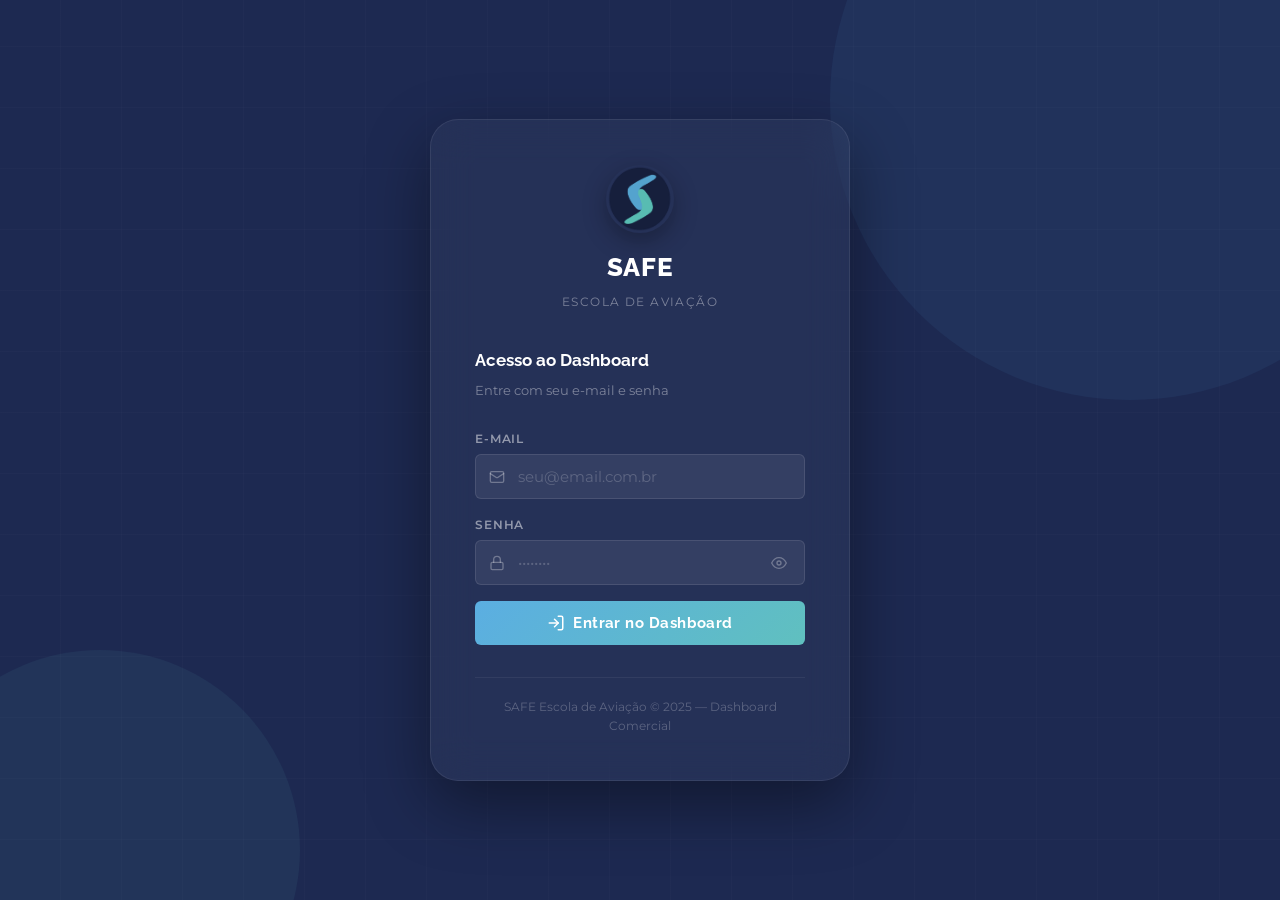
<file: vendas.html>
<!DOCTYPE html>
<html lang="pt-BR">
<head>
  <meta charset="UTF-8">
  <meta name="viewport" content="width=device-width, initial-scale=1.0">
  <title>Vendas — SAFE Comercial</title>
  <link rel="manifest" href="manifest.webmanifest">
  <meta name="theme-color" content="#19213f">
  <link rel="icon" type="image/png" href="favicon.png">
  <link rel="apple-touch-icon" href="assets/icons/apple-touch-icon.png">
  <link rel="stylesheet" href="css/safe-theme.css">
  <link rel="stylesheet" href="css/layout.css">
  <style>
    /* ── Fade-in de página ─────────────────────────────────── */
    .page { animation: pageFadeIn .35s ease both; }
    @keyframes pageFadeIn {
      from { opacity: 0; transform: translateY(10px); }
      to   { opacity: 1; transform: translateY(0); }
    }

    /* ── Skeleton tabela ───────────────────────────────────── */
    .sk-row td div {
      height: 14px;
      border-radius: 4px;
      background: linear-gradient(90deg, var(--gray-100) 25%, var(--gray-200) 50%, var(--gray-100) 75%);
      background-size: 200% 100%;
      animation: shimmer 1.4s infinite;
    }
    @keyframes shimmer {
      0%   { background-position: 200% 0; }
      100% { background-position: -200% 0; }
    }

    /* ── Seções do modal ───────────────────────────────────── */
    .modal-section-title {
      display: flex;
      align-items: center;
      gap: 8px;
      font-family: var(--font-title);
      font-size: .78rem;
      font-weight: 700;
      text-transform: uppercase;
      letter-spacing: .08em;
      color: var(--gray-400);
      margin: 4px 0 16px;
    }
    .modal-section-title::after {
      content: '';
      flex: 1;
      height: 1px;
      background: var(--gray-100);
    }
    .modal-section-title svg { color: var(--blue); flex-shrink: 0; }

    /* ── Tooltip sidebar collapsed ─────────────────────────── */
    .nav-item { position: relative; }
    .sidebar.collapsed .nav-item::after {
      content: attr(data-tooltip);
      position: absolute;
      left: calc(100% + 14px);
      top: 50%; transform: translateY(-50%);
      background: var(--navy-deep);
      color: var(--white);
      font-size: .78rem; font-weight: 600;
      padding: 5px 10px;
      border-radius: var(--radius-sm);
      white-space: nowrap;
      pointer-events: none;
      opacity: 0; transition: opacity .15s;
      z-index: 300;
      box-shadow: var(--shadow-md);
    }
    .sidebar.collapsed .nav-item::before {
      content: '';
      position: absolute;
      left: calc(100% + 8px); top: 50%; transform: translateY(-50%);
      border: 5px solid transparent;
      border-right-color: var(--navy-deep);
      pointer-events: none;
      opacity: 0; transition: opacity .15s; z-index: 300;
    }
    .sidebar.collapsed .nav-item:hover::after,
    .sidebar.collapsed .nav-item:hover::before { opacity: 1; }
  </style>
</head>
<body>

<div class="app-shell">
  <aside class="sidebar" id="sidebar">
    <div class="sidebar-brand">
      <img src="assets/img/logo.png" alt="SAFE">
      <div class="sidebar-brand-text">
        <span class="sidebar-brand-name">SAFE</span>
        <span class="sidebar-brand-sub">Comercial</span>
      </div>
    </div>
    <div class="sidebar-toggle" id="sidebar-toggle">‹</div>
    <nav class="sidebar-nav">
      <div class="nav-section-label">Principal</div>
      <a href="dashboard.html" class="nav-item" data-tooltip="Dashboard">
        <span class="nav-icon"></span><span class="nav-label">Dashboard</span>
      </a>
      <a href="vendas.html" class="nav-item active" data-tooltip="Vendas">
        <span class="nav-icon"></span><span class="nav-label">Vendas</span>
      </a>
      <hr class="nav-divider" data-admin-only>
      <div class="nav-section-label" data-admin-only>Administração</div>
      <a href="faturamento.html" class="nav-item" data-admin-only data-tooltip="Faturamento">
        <span class="nav-icon"></span><span class="nav-label">Faturamento</span>
      </a>
      <a href="concorrencia.html" class="nav-item" data-admin-only data-tooltip="Concorrência">
        <span class="nav-icon"></span><span class="nav-label">Concorrência</span>
      </a>
      <a href="admin.html" class="nav-item" data-admin-only data-tooltip="Usuários">
        <span class="nav-icon"></span><span class="nav-label">Usuários</span>
      </a>

      <hr class="nav-divider" data-master-only>
      <div class="nav-section-label" data-master-only>TI</div>
      <a href="https://docs.google.com/spreadsheets/d/1LZ2z3yLZvIdw2h0FohhwoiYLEGwy9zz7CYL40_j2AVw/edit?gid=1905416248#gid=1905416248" target="_blank" class="nav-item" data-master-only data-tooltip="Planilha">
        <span class="nav-icon"><svg width="16" height="16" viewBox="0 0 24 24" fill="none" stroke="currentColor" stroke-width="2"><rect x="3" y="3" width="18" height="18" rx="2"/><path d="M3 9h18M3 15h18M9 3v18"/></svg></span>
        <span class="nav-label">Planilha</span>
      </a>
    </nav>
    <div class="sidebar-footer">
      <div class="sidebar-user" id="sidebar-user-current">
        <div class="sidebar-avatar">?</div>
        <div class="sidebar-user-info">
          <div class="sidebar-user-name">Carregando...</div>
          <div class="sidebar-user-role">—</div>
        </div>
      </div>
    </div>
  </aside>

  <div class="sidebar-overlay" id="sidebar-overlay"></div>

  <main class="main" id="main">
    <div class="topbar">
      <div class="topbar-left">
        <button class="hamburger" id="hamburger"><span></span><span></span><span></span></button>
        <div>
          <div class="topbar-title">Vendas</div>
          <div class="topbar-subtitle" id="info-total">Carregando...</div>
        </div>
      </div>
      <div class="topbar-right">
        <div class="topbar-period">
          <select id="sel-mes">
            <option value="">Todos os meses</option>
            <option value="1">Janeiro</option><option value="2">Fevereiro</option>
            <option value="3">Março</option><option value="4">Abril</option>
            <option value="5">Maio</option><option value="6">Junho</option>
            <option value="7">Julho</option><option value="8">Agosto</option>
            <option value="9">Setembro</option><option value="10">Outubro</option>
            <option value="11">Novembro</option><option value="12">Dezembro</option>
          </select>
          <select id="sel-ano">
            <option value="2025">2025</option>
            <option value="2026" selected>2026</option>
          </select>
        </div>
        <button class="btn btn-primary" id="btn-nova-venda" data-write-only>
          <svg width="15" height="15" viewBox="0 0 24 24" fill="none" stroke="currentColor" stroke-width="2.5"><line x1="12" y1="5" x2="12" y2="19"/><line x1="5" y1="12" x2="19" y2="12"/></svg>
          Nova Venda
        </button>
        <button class="btn btn-ghost" id="btn-exportar-vendas" type="button">
          <svg width="15" height="15" viewBox="0 0 24 24" fill="none" stroke="currentColor" stroke-width="2.2"><path d="M21 15v4a2 2 0 0 1-2 2H5a2 2 0 0 1-2-2v-4"/><path d="M7 10l5 5 5-5"/><path d="M12 15V3"/></svg>
          Exportar CSV
        </button>
      </div>
    </div>

    <div class="page">
      <div class="card">
        <div class="card-header vendas-card-header">
          <div class="vendas-header-row">
            <div class="card-title">Registro de Vendas</div>
            <span id="badge-filtros-ativos" class="vendas-filter-count">0 filtros</span>
          </div>
          <div class="vendas-filter-panel" aria-label="Filtros de vendas">
            <div class="vendas-filter-field vendas-filter-search">
              <label for="busca">Busca</label>
              <input type="text" id="busca" class="form-control" placeholder="Nome, curso, email ou PAC">
            </div>
            <div class="vendas-filter-field" data-admin-only>
              <label for="filtro-pac-vendas">PAC</label>
              <select id="filtro-pac-vendas" class="form-control vendas-pac-filter">
                <option value="">Todos os PACs</option>
              </select>
            </div>
            <div class="vendas-filter-field">
              <label for="filtro-cidade-vendas">Cidade</label>
              <select id="filtro-cidade-vendas" class="form-control">
                <option value="">Todas as cidades</option>
              </select>
            </div>
            <div class="vendas-filter-field">
              <label for="filtro-estado-vendas">Estado</label>
              <select id="filtro-estado-vendas" class="form-control">
                <option value="">Todos os estados</option>
              </select>
            </div>
            <div class="vendas-filter-field">
              <label for="filtro-idade-vendas">Faixa etária</label>
              <select id="filtro-idade-vendas" class="form-control">
                <option value="">Todas as idades</option>
                <option value="menor18">Menor de 18</option>
                <option value="18-24">18 - 24 anos</option>
                <option value="25-34">25 - 34 anos</option>
                <option value="35-44">35 - 44 anos</option>
                <option value="45-54">45 - 54 anos</option>
                <option value="55+">55+ anos</option>
              </select>
            </div>
            <button class="btn btn-ghost btn-sm vendas-clear-filters" id="btn-limpar-filtros" type="button">
              <svg width="13" height="13" viewBox="0 0 24 24" fill="none" stroke="currentColor" stroke-width="2.5"><line x1="18" y1="6" x2="6" y2="18"/><line x1="6" y1="6" x2="18" y2="18"/></svg>
              Limpar
            </button>
          </div>
        </div>
        <div class="table-wrapper">
          <table class="table table-vendas">
            <thead>
              <tr>
                <th>Data</th>
                <th id="col-pac-header" class="col-pac">PAC</th>
                <th>Cliente</th>
                <th class="col-curso">Curso</th>
                <th class="col-origem">Origem</th>
                <th class="col-lead">Lead Novo</th>
                <th class="col-valor" style="text-align:right">Valor</th>
                <th style="width:48px"></th>
              </tr>
            </thead>
            <tbody id="tabela-vendas"></tbody>
          </table>
        </div>
      </div>
    </div>
  </main>
</div>

<!-- ── Modal Venda ────────────────────────────────────────── -->
<div class="modal-overlay" id="modal-venda">
  <div class="modal" style="max-width:600px">
    <div class="modal-header">
      <h3 id="modal-titulo" style="font-size:1.05rem">Nova Venda</h3>
      <button class="modal-close" id="modal-close">
        <svg width="18" height="18" viewBox="0 0 24 24" fill="none" stroke="currentColor" stroke-width="2"><line x1="18" y1="6" x2="6" y2="18"/><line x1="6" y1="6" x2="18" y2="18"/></svg>
      </button>
    </div>
    <div class="modal-body">

      <!-- Seção: Dados da Venda -->
      <div class="modal-section-title">
        <svg width="14" height="14" viewBox="0 0 24 24" fill="none" stroke="currentColor" stroke-width="2"><path d="M4 3v18l2-1 2 1 2-1 2 1 2-1 2 1 2-1 2 1V3l-2 1-2-1-2 1-2-1-2 1-2-1-2 1Z"/><path d="M8 8h8M8 12h8M8 16h5"/></svg>
        Dados da Venda
      </div>

      <div class="form-row">
        <div class="form-group">
          <label class="form-label">Data da Venda *</label>
          <input type="date" class="form-control" id="f-data">
        </div>
        <div class="form-group">
          <label class="form-label">Consultor (PAC)</label>
          <select class="form-control" id="f-pac">
            <option value="Thiago">Thiago</option>
            <option value="Marlon">Marlon</option>
            <option value="Adauto">Adauto</option>
          </select>
        </div>
      </div>

      <div class="form-group">
        <label class="form-label">Curso / Produto Comprado *</label>
        <select class="form-control" id="f-curso">
          <option value="">Selecione o curso</option>
          <optgroup label="Cursos Individuais">
            <option>Piloto Privado Teórico</option>
            <option>Piloto Privado Prático</option>
            <option>Piloto Comercial/IFR Prático</option>
            <option>Piloto Comercial Teórico</option>
            <option>Piloto Comercial/IFR MLTE</option>
            <option>INVA Teórico</option>
            <option>INVA Prático</option>
            <option>Aperfeiçoamento Contínuo</option>
            <option>Adaptação de Instrutor Externo</option>
            <option>SAFE Pilot Academy</option>
            <option>Curriculo de Solo</option>
            <option>Alojamento</option>
            <option>Voo de Incentivo</option>
            <option>Horas de Voo</option>
          </optgroup>
          <optgroup label="Pacotes Teórico + Prático">
            <option>Pacote Piloto Privado Teórico + Prático</option>
            <option>Pacote Piloto Comercial/IFR Teórico + Prático</option>
            <option>Pacote Piloto Comercial/IFR MLTE Teórico + Prático</option>
            <option>Pacote INVA Teórico + Prático</option>
          </optgroup>
        </select>
      </div>

      <div class="form-row">
        <div class="form-group">
          <label class="form-label">Valor da Compra (R$) *</label>
          <input type="text" inputmode="numeric" class="form-control" id="f-valor" placeholder="0,00">
        </div>
        <div class="form-group">
          <label class="form-label">Origem do Lead</label>
          <select class="form-control" id="f-origem">
            <option value="">Selecione</option>
            <option>Instagram</option><option>Google</option><option>Site</option>
            <option>Facebook</option><option>Indicação</option>
            <option>Aluno Interno</option><option>YouTube</option>
            <option>WhatsApp</option><option>Outros</option>
          </select>
        </div>
      </div>

      <div class="form-row">
        <div class="form-group">
          <label class="form-label">Lead Novo?</label>
          <select class="form-control" id="f-lead-novo">
            <option value="Não">Não</option>
            <option value="Sim">Sim</option>
          </select>
        </div>
        <div class="form-group">
          <label class="form-label">Quem Comprou</label>
          <select class="form-control" id="f-quem-comprou">
            <option value="">—</option>
            <option value="Aluno">Aluno</option>
            <option value="Pai">Pai</option>
            <option value="Mãe">Mãe</option>
            <option value="Pai e Mãe">Pai e Mãe</option>
            <option value="Responsável">Responsável</option>
          </select>
        </div>
      </div>

      <!-- Seção: Dados do Cliente -->
      <div class="modal-section-title" style="margin-top:8px">
        <svg width="14" height="14" viewBox="0 0 24 24" fill="none" stroke="currentColor" stroke-width="2"><path d="M20 21v-2a4 4 0 0 0-4-4H8a4 4 0 0 0-4 4v2"/><circle cx="12" cy="7" r="4"/></svg>
        Dados do Cliente
      </div>

      <div class="form-group">
        <label class="form-label">Nome Completo *</label>
        <input type="text" class="form-control" id="f-nome" placeholder="Nome completo do cliente">
      </div>

      <div class="form-row">
        <div class="form-group">
          <label class="form-label">Sexo</label>
          <select class="form-control" id="f-sexo">
            <option value="">—</option>
            <option value="Masculino">Masculino</option>
            <option value="Feminino">Feminino</option>
          </select>
        </div>
        <div class="form-group">
          <label class="form-label">Data de Nascimento</label>
          <input type="date" class="form-control" id="f-nascimento">
        </div>
      </div>

      <div class="form-group">
        <label class="form-label">E-mail</label>
        <input type="email" class="form-control" id="f-email" placeholder="email@exemplo.com">
      </div>

      <div class="form-row">
        <div class="form-group">
          <label class="form-label">Cidade</label>
          <input type="text" class="form-control" id="f-cidade" placeholder="Cidade">
        </div>
        <div class="form-group">
          <label class="form-label">Estado</label>
          <select class="form-control" id="f-estado">
            <option value="">—</option>
            <option>AC</option><option>AL</option><option>AP</option><option>AM</option>
            <option>BA</option><option>CE</option><option>DF</option><option>ES</option>
            <option>GO</option><option>MA</option><option>MT</option><option>MS</option>
            <option>MG</option><option>PA</option><option>PB</option><option>PR</option>
            <option>PE</option><option>PI</option><option>RJ</option><option>RN</option>
            <option>RS</option><option>RO</option><option>RR</option><option>SC</option>
            <option>SP</option><option>SE</option><option>TO</option>
          </select>
        </div>
      </div>

    </div>
    <div class="modal-footer">
      <button class="btn btn-ghost" id="modal-cancelar">Cancelar</button>
      <button class="btn btn-primary" id="btn-salvar">Salvar Venda</button>
    </div>
  </div>
</div>

<div id="toast-container" class="toast-container"></div>

<script src="js/config.js"></script>
<script src="js/api.js"></script>
<script src="js/auth.js"></script>
<script src="js/vendas.js"></script>
<script>
  document.addEventListener('DOMContentLoaded', () => {
    setTimeout(() => {
      if (!Auth.eAdmin()) document.getElementById('col-pac-header')?.remove();
    }, 100);
  });
</script>
</body>
</html>
</file>
<file: css/safe-theme.css>
/* ============================================================
   safe-theme.css — Design System SAFE Escola de Aviação
   Dashboard Comercial
   ============================================================ */

@import url('https://fonts.googleapis.com/css2?family=Raleway:wght@400;600;700;800;900&family=Montserrat:wght@300;400;500;600;700&display=swap');

/* ── Variáveis ─────────────────────────────────────────────── */
:root {
  /* Cores SAFE */
  --navy:        #1D2951;
  --navy-deep:   #141d3a;
  --navy-light:  #253463;
  --blue:        #5BAEE2;
  --blue-light:  #7ec3ea;
  --blue-dark:   #3d8cc4;
  --teal:        #60C0BF;
  --teal-light:  #80d4d3;
  --teal-dark:   #44a8a7;
  --mid-blue:    #80B8B8;

  /* Neutros */
  --white:       #FFFFFF;
  --off-white:   #F4F7FC;
  --gray-100:    #EEF2F8;
  --gray-200:    #DDE4EF;
  --gray-300:    #BCC8DC;
  --gray-400:    #8EA4C0;
  --gray-500:    #5E7A9A;
  --gray-600:    #3E5475;
  --black:       #000000;

  /* Semânticas */
  --success:     #2ECC71;
  --warning:     #F39C12;
  --danger:      #E74C3C;
  --info:        var(--blue);

  /* Sidebar */
  --sidebar-w:        240px;
  --sidebar-w-collapsed: 68px;

  /* Layout */
  --topbar-h:    64px;
  --radius-sm:   6px;
  --radius-md:   12px;
  --radius-lg:   20px;
  --radius-xl:   28px;

  /* Sombras */
  --shadow-sm:   0 1px 4px rgba(29,41,81,.08);
  --shadow-md:   0 4px 16px rgba(29,41,81,.12);
  --shadow-lg:   0 8px 32px rgba(29,41,81,.18);
  --shadow-card: 0 2px 12px rgba(29,41,81,.10);

  /* Tipografia */
  --font-title:  'Raleway', sans-serif;
  --font-body:   'Montserrat', sans-serif;

  /* Transições */
  --transition:  all .2s cubic-bezier(.4,0,.2,1);
}

/* ── Reset & Base ──────────────────────────────────────────── */
*, *::before, *::after { box-sizing: border-box; margin: 0; padding: 0; }

html { font-size: 16px; scroll-behavior: smooth; }

body {
  font-family: var(--font-body);
  background: var(--off-white);
  color: var(--navy);
  line-height: 1.6;
  -webkit-font-smoothing: antialiased;
}

a { color: inherit; text-decoration: none; }
img { display: block; max-width: 100%; }
button { cursor: pointer; border: none; background: none; font-family: inherit; }
input, select, textarea { font-family: inherit; }

/* ── Tipografia ────────────────────────────────────────────── */
h1, h2, h3, h4, h5 {
  font-family: var(--font-title);
  font-weight: 700;
  line-height: 1.25;
  color: var(--navy);
}

h1 { font-size: 2rem; }
h2 { font-size: 1.5rem; }
h3 { font-size: 1.25rem; }
h4 { font-size: 1rem; }

.text-sm    { font-size: .85rem; }
.text-xs    { font-size: .75rem; }
.text-muted { color: var(--gray-400); }
.text-white { color: var(--white); }
.text-blue  { color: var(--blue); }
.text-teal  { color: var(--teal); }
.fw-600     { font-weight: 600; }
.fw-700     { font-weight: 700; }

/* ── Botões ────────────────────────────────────────────────── */
.btn {
  display: inline-flex;
  align-items: center;
  gap: 8px;
  padding: 10px 20px;
  border-radius: var(--radius-sm);
  font-family: var(--font-body);
  font-size: .875rem;
  font-weight: 600;
  transition: var(--transition);
  white-space: nowrap;
}

.btn-primary {
  background: var(--blue);
  color: var(--white);
}
.btn-primary:hover {
  background: var(--blue-dark);
  box-shadow: 0 4px 12px rgba(91,174,226,.35);
  transform: translateY(-1px);
}

.btn-navy {
  background: var(--navy);
  color: var(--white);
}
.btn-navy:hover {
  background: var(--navy-deep);
  transform: translateY(-1px);
}

.btn-teal {
  background: var(--teal);
  color: var(--white);
}
.btn-teal:hover {
  background: var(--teal-dark);
  transform: translateY(-1px);
}

.btn-ghost {
  background: transparent;
  color: var(--navy);
  border: 1.5px solid var(--gray-200);
}
.btn-ghost:hover {
  background: var(--gray-100);
  border-color: var(--gray-300);
}

.btn-danger {
  background: var(--danger);
  color: var(--white);
}
.btn-danger:hover { background: #c0392b; }

.btn-sm { padding: 7px 14px; font-size: .8rem; }
.btn-lg { padding: 13px 28px; font-size: 1rem; }
.btn-icon { padding: 9px; border-radius: var(--radius-sm); }

.btn:disabled {
  opacity: .5;
  pointer-events: none;
}

/* ── Cards ─────────────────────────────────────────────────── */
.card {
  background: var(--white);
  border-radius: var(--radius-md);
  box-shadow: var(--shadow-card);
  padding: 24px;
}

.card-header {
  display: flex;
  align-items: center;
  justify-content: space-between;
  margin-bottom: 20px;
}

.card-title {
  font-family: var(--font-title);
  font-size: 1rem;
  font-weight: 700;
  color: var(--navy);
}

/* KPI Card */
.kpi-card {
  background: var(--white);
  border-radius: var(--radius-md);
  box-shadow: var(--shadow-card);
  padding: 24px;
  display: flex;
  flex-direction: column;
  gap: 8px;
  position: relative;
  overflow: hidden;
  transition: var(--transition);
}
.kpi-card:hover {
  transform: translateY(-2px);
  box-shadow: var(--shadow-md);
}
.kpi-card::before {
  content: '';
  position: absolute;
  top: 0; left: 0; right: 0;
  height: 3px;
  background: linear-gradient(90deg, var(--blue), var(--teal));
}
.kpi-label {
  font-size: .78rem;
  font-weight: 600;
  text-transform: uppercase;
  letter-spacing: .06em;
  color: var(--gray-400);
}
.kpi-value {
  font-family: var(--font-title);
  font-size: 1.9rem;
  font-weight: 800;
  color: var(--navy);
  line-height: 1;
}
.kpi-sub {
  font-size: .78rem;
  color: var(--gray-400);
}
.kpi-icon {
  position: absolute;
  top: 20px; right: 20px;
  width: 40px; height: 40px;
  border-radius: 10px;
  display: flex;
  align-items: center;
  justify-content: center;
  font-size: 1.2rem;
}
.kpi-icon.blue  { background: rgba(91,174,226,.12); color: var(--blue); }
.kpi-icon.teal  { background: rgba(96,192,191,.12); color: var(--teal); }
.kpi-icon.navy  { background: rgba(29,41,81,.08);   color: var(--navy); }
.kpi-icon.green { background: rgba(46,204,113,.12); color: var(--success); }

/* ── Formulários ───────────────────────────────────────────── */
.form-group {
  display: flex;
  flex-direction: column;
  gap: 6px;
  margin-bottom: 16px;
}
.form-label {
  font-size: .8rem;
  font-weight: 600;
  color: var(--gray-500);
  text-transform: uppercase;
  letter-spacing: .04em;
}
.form-control {
  width: 100%;
  padding: 10px 14px;
  border: 1.5px solid var(--gray-200);
  border-radius: var(--radius-sm);
  font-size: .9rem;
  color: var(--navy);
  background: var(--white);
  transition: var(--transition);
  outline: none;
}
.form-control:focus {
  border-color: var(--blue);
  box-shadow: 0 0 0 3px rgba(91,174,226,.15);
}
.form-control::placeholder { color: var(--gray-300); }
.form-row {
  display: grid;
  grid-template-columns: repeat(auto-fit, minmax(200px, 1fr));
  gap: 0 16px;
}

/* ── Tabelas ───────────────────────────────────────────────── */
.table-wrapper {
  overflow-x: auto;
  border-radius: var(--radius-md);
}
.table {
  width: 100%;
  border-collapse: collapse;
  font-size: .875rem;
}
.table thead th {
  background: var(--navy);
  color: var(--white);
  font-family: var(--font-title);
  font-size: .75rem;
  font-weight: 700;
  text-transform: uppercase;
  letter-spacing: .06em;
  padding: 12px 16px;
  text-align: left;
  white-space: nowrap;
}
.table thead th:first-child { border-radius: var(--radius-sm) 0 0 0; }
.table thead th:last-child  { border-radius: 0 var(--radius-sm) 0 0; }
.table tbody tr {
  border-bottom: 1px solid var(--gray-100);
  transition: var(--transition);
}
.table tbody tr:hover { background: var(--off-white); }
.table tbody td {
  padding: 12px 16px;
  color: var(--navy);
  vertical-align: middle;
}
.table tbody tr:last-child { border-bottom: none; }

/* ── Badges ────────────────────────────────────────────────── */
.badge {
  display: inline-flex;
  align-items: center;
  padding: 3px 10px;
  border-radius: 100px;
  font-size: .72rem;
  font-weight: 700;
  text-transform: uppercase;
  letter-spacing: .05em;
}
.badge-blue   { background: rgba(91,174,226,.12);  color: var(--blue-dark); }
.badge-teal   { background: rgba(96,192,191,.12);  color: var(--teal-dark); }
.badge-navy   { background: rgba(29,41,81,.08);    color: var(--navy); }
.badge-green  { background: rgba(46,204,113,.12);  color: #27ae60; }
.badge-orange { background: rgba(243,156,18,.12);  color: #d68910; }
.badge-red    { background: rgba(231,76,60,.12);   color: #c0392b; }

/* ── Modal ─────────────────────────────────────────────────── */
.modal-overlay {
  position: fixed;
  inset: 0;
  background: rgba(14,20,40,.55);
  backdrop-filter: blur(4px);
  z-index: 1000;
  display: flex;
  align-items: center;
  justify-content: center;
  padding: 16px;
  opacity: 0;
  pointer-events: none;
  transition: opacity .25s;
}
.modal-overlay.open {
  opacity: 1;
  pointer-events: all;
}
.modal {
  background: var(--white);
  border-radius: var(--radius-lg);
  box-shadow: var(--shadow-lg);
  width: 100%;
  max-width: 560px;
  max-height: 90vh;
  overflow-y: auto;
  transform: translateY(20px) scale(.97);
  transition: transform .25s cubic-bezier(.4,0,.2,1);
}
.modal-overlay.open .modal { transform: translateY(0) scale(1); }
.modal-header {
  padding: 24px 24px 0;
  display: flex;
  align-items: center;
  justify-content: space-between;
}
.modal-body    { padding: 20px 24px; }
.modal-footer  { padding: 0 24px 24px; display: flex; gap: 10px; justify-content: flex-end; }
.modal-close {
  width: 32px; height: 32px;
  border-radius: 50%;
  display: flex; align-items: center; justify-content: center;
  color: var(--gray-400);
  transition: var(--transition);
}
.modal-close:hover { background: var(--gray-100); color: var(--navy); }

/* ── Toast / Alertas ───────────────────────────────────────── */
.toast-container {
  position: fixed;
  bottom: 24px; right: 24px;
  z-index: 2000;
  display: flex;
  flex-direction: column;
  gap: 10px;
}
.toast {
  display: flex;
  align-items: center;
  gap: 12px;
  padding: 14px 18px;
  background: var(--white);
  border-radius: var(--radius-md);
  box-shadow: var(--shadow-lg);
  min-width: 280px;
  max-width: 380px;
  font-size: .875rem;
  font-weight: 500;
  animation: toastIn .3s cubic-bezier(.4,0,.2,1);
  border-left: 4px solid var(--blue);
}
.toast.success { border-color: var(--success); }
.toast.error   { border-color: var(--danger); }
.toast.warning { border-color: var(--warning); }
@keyframes toastIn {
  from { opacity: 0; transform: translateX(20px); }
  to   { opacity: 1; transform: translateX(0); }
}

/* ── Loading ───────────────────────────────────────────────── */
.spinner {
  width: 20px; height: 20px;
  border: 2px solid rgba(255,255,255,.3);
  border-top-color: var(--white);
  border-radius: 50%;
  animation: spin .7s linear infinite;
}
.spinner.dark {
  border-color: rgba(29,41,81,.15);
  border-top-color: var(--navy);
}
@keyframes spin { to { transform: rotate(360deg); } }

.loading-overlay {
  position: absolute;
  inset: 0;
  background: rgba(255,255,255,.7);
  display: flex;
  align-items: center;
  justify-content: center;
  border-radius: inherit;
  z-index: 10;
}

/* ── Utilitários ───────────────────────────────────────────── */
.d-flex  { display: flex; }
.d-none  { display: none !important; }
.align-center { align-items: center; }
.justify-between { justify-content: space-between; }
.gap-8   { gap: 8px; }
.gap-12  { gap: 12px; }
.gap-16  { gap: 16px; }
.mt-4    { margin-top: 4px; }
.mt-8    { margin-top: 8px; }
.mt-16   { margin-top: 16px; }
.mt-24   { margin-top: 24px; }
.mb-16   { margin-bottom: 16px; }
.mb-24   { margin-bottom: 24px; }
.w-100   { width: 100%; }
.text-right { text-align: right; }
.text-center { text-align: center; }
.cursor-pointer { cursor: pointer; }

/* Empty state */
.empty-state {
  text-align: center;
  padding: 48px 24px;
  color: var(--gray-400);
}
.empty-state .icon {
  font-size: 3rem;
  margin-bottom: 12px;
  opacity: .4;
}
.empty-state p { font-size: .9rem; }

/* Divider */
.divider {
  border: none;
  border-top: 1px solid var(--gray-100);
  margin: 16px 0;
}

/* Scrollbar customizada */
::-webkit-scrollbar { width: 6px; height: 6px; }
::-webkit-scrollbar-track { background: transparent; }
::-webkit-scrollbar-thumb { background: var(--gray-300); border-radius: 3px; }
::-webkit-scrollbar-thumb:hover { background: var(--gray-400); }

/* Garante que nada vaze */
*, *::before, *::after { box-sizing: border-box; }

/* ============================================================
   Tabela — estratégia única, zoom-safe
   Sem table-layout: fixed. Colunas fluem pelo conteúdo.
   Colunas desnecessárias somem progressivamente.
   ============================================================ */

.table-wrapper {
  overflow-x: auto;
  width: 100%;
  border-radius: var(--radius-md);
}

.table {
  width: 100%;
  border-collapse: collapse;
  font-size: .875rem;
  table-layout: auto; /* deixa o browser calcular — zoom-safe */
}

.table thead th {
  white-space: nowrap;
  padding: 12px 14px;
}

.table tbody td {
  padding: 12px 14px;
  vertical-align: middle;
  white-space: nowrap;
}

/* Cliente e curso podem quebrar linha se precisar */
.table tbody td:nth-child(3),
.table tbody td.col-curso {
  white-space: normal;
  word-break: break-word;
}

/* Breakpoints: colunas somem progressivamente */
@media (max-width: 1100px) { .col-origem  { display: none !important; } }
@media (max-width:  860px) { .col-lead    { display: none !important; } }
@media (max-width:  680px) { .col-pac     { display: none !important; } }
@media (max-width:  500px) { .col-curso   { display: none !important; } }
</file>
<file: css/layout.css>
/* ============================================================
   layout.css — Sidebar, Topbar e Grid
   SAFE Dashboard Comercial
   ============================================================ */

/* ── Anti scroll horizontal global ────────────────────────── */
html, body {
  overflow-x: hidden;
  max-width: 100vw;
}

/* ── App Shell ─────────────────────────────────────────────── */
.app-shell {
  display: flex;
  min-height: 100vh;
  overflow-x: hidden;
  max-width: 100vw;
}

/* ── Sidebar ───────────────────────────────────────────────── */
.sidebar {
  width: var(--sidebar-w);
  min-height: 100vh;
  background: var(--navy);
  display: flex;
  flex-direction: column;
  position: fixed;
  left: 0; top: 0;
  z-index: 200;
  transition: width .25s cubic-bezier(.4,0,.2,1);
  overflow: visible;
}

.sidebar.collapsed { width: var(--sidebar-w-collapsed); }

.sidebar-brand {
  display: flex;
  align-items: center;
  gap: 12px;
  padding: 20px 16px;
  border-bottom: 1px solid rgba(255,255,255,.08);
  min-height: var(--topbar-h);
}
.sidebar-brand img {
  width: 36px; height: 36px;
  border-radius: 50%;
  flex-shrink: 0;
}
.sidebar-brand-text {
  display: flex;
  flex-direction: column;
  overflow: hidden;
}
.sidebar-brand-name {
  font-family: var(--font-title);
  font-weight: 800;
  font-size: 1rem;
  color: var(--white);
  white-space: nowrap;
}
.sidebar-brand-sub {
  font-size: .65rem;
  color: rgba(255,255,255,.45);
  white-space: nowrap;
  letter-spacing: .05em;
  text-transform: uppercase;
}

.sidebar-nav {
  flex: 1;
  padding: 16px 8px;
  overflow-y: auto;
  overflow-x: hidden;
}
.nav-section-label {
  font-size: .65rem;
  font-weight: 700;
  text-transform: uppercase;
  letter-spacing: .1em;
  color: rgba(255,255,255,.3);
  padding: 8px 12px 4px;
  white-space: nowrap;
  transition: opacity .2s;
}
.sidebar.collapsed .nav-section-label { opacity: 0; }

.nav-item {
  display: flex;
  align-items: center;
  gap: 12px;
  padding: 10px 12px;
  border-radius: var(--radius-sm);
  color: rgba(255,255,255,.6);
  font-size: .875rem;
  font-weight: 500;
  transition: var(--transition);
  cursor: pointer;
  white-space: nowrap;
  margin-bottom: 2px;
  text-decoration: none;
}
.nav-item:hover {
  background: rgba(255,255,255,.07);
  color: var(--white);
}
.nav-item.active {
  background: linear-gradient(90deg, rgba(91,174,226,.2), rgba(96,192,191,.1));
  color: var(--white);
  border-left: 3px solid var(--teal);
  padding-left: 9px;
}
.nav-item .nav-icon {
  font-size: 1.1rem;
  width: 20px;
  height: 20px;
  text-align: center;
  flex-shrink: 0;
  color: var(--blue-light);
  display: inline-flex;
  align-items: center;
  justify-content: center;
}
.nav-icon svg,
.sidebar-logout-icon svg {
  width: 18px;
  height: 18px;
  display: block;
}
.nav-item.active .nav-icon { color: var(--teal); }
.nav-item .nav-label {
  transition: opacity .2s;
  overflow: hidden;
}
.sidebar.collapsed .nav-item .nav-label { opacity: 0; width: 0; }

.nav-divider {
  border: none;
  border-top: 1px solid rgba(255,255,255,.06);
  margin: 8px 12px;
}

.sidebar-footer {
  padding: 12px 8px;
  border-top: 1px solid rgba(255,255,255,.08);
}
.sidebar-user {
  display: flex;
  align-items: center;
  gap: 10px;
  padding: 10px 12px;
  border-radius: var(--radius-sm);
  cursor: default;
  transition: var(--transition);
}
.sidebar-avatar {
  width: 34px; height: 34px;
  border-radius: 50%;
  background: linear-gradient(135deg, var(--blue), var(--teal));
  display: flex;
  align-items: center;
  justify-content: center;
  font-family: var(--font-title);
  font-weight: 800;
  font-size: .85rem;
  color: var(--white);
  flex-shrink: 0;
}
.sidebar-user-info {
  overflow: hidden;
  transition: opacity .2s;
}
.sidebar.collapsed .sidebar-user-info { opacity: 0; width: 0; }
.sidebar-user-name {
  font-size: .85rem;
  font-weight: 600;
  color: var(--white);
  white-space: nowrap;
}
.sidebar-user-role {
  font-size: .7rem;
  color: rgba(255,255,255,.4);
  white-space: nowrap;
}

.sidebar-logout {
  width: 100%;
  display: flex;
  align-items: center;
  gap: 10px;
  margin-top: 8px;
  padding: 10px 12px;
  border-radius: var(--radius-sm);
  color: rgba(255,255,255,.65);
  font-size: .85rem;
  font-weight: 600;
  transition: var(--transition);
}
.sidebar-logout:hover {
  background: rgba(255,255,255,.07);
  color: var(--white);
}
.sidebar-logout-icon {
  width: 34px;
  height: 20px;
  display: inline-flex;
  align-items: center;
  justify-content: center;
  color: var(--blue-light);
  flex-shrink: 0;
}
.sidebar-logout-label {
  overflow: hidden;
  white-space: nowrap;
  transition: opacity .2s;
}
.sidebar.collapsed .sidebar-logout-label {
  opacity: 0;
  width: 0;
}

.sidebar-toggle {
  position: absolute;
  top: 20px; right: -12px;
  width: 24px; height: 24px;
  background: var(--blue);
  border-radius: 50%;
  display: flex;
  align-items: center;
  justify-content: center;
  color: var(--white);
  font-size: .7rem;
  cursor: pointer;
  box-shadow: 0 2px 8px rgba(0,0,0,.2);
  transition: var(--transition);
  z-index: 10;
}
.sidebar-toggle:hover { background: var(--teal); transform: scale(1.1); }

/* ── Main Content ──────────────────────────────────────────── */
.main {
  flex: 1;
  margin-left: var(--sidebar-w);
  transition: margin-left .25s cubic-bezier(.4,0,.2,1);
  min-width: 0;
  overflow-x: hidden;
}
.main.sidebar-collapsed { margin-left: var(--sidebar-w-collapsed); }

/* ── Topbar ────────────────────────────────────────────────── */
.topbar {
  height: auto;
  min-height: var(--topbar-h);
  background: var(--white);
  border-bottom: 1px solid var(--gray-100);
  display: flex;
  align-items: center;
  justify-content: space-between;
  padding: 12px 24px;
  position: sticky;
  top: 0;
  z-index: 100;
  box-shadow: var(--shadow-sm);
  flex-wrap: wrap;
  gap: 10px;
}
.topbar-left {
  display: flex;
  align-items: center;
  gap: 16px;
  min-width: 0;
}
.topbar-title {
  font-family: var(--font-title);
  font-size: 1.1rem;
  font-weight: 700;
  color: var(--navy);
  white-space: nowrap;
}
.topbar-subtitle {
  font-size: .78rem;
  color: var(--gray-400);
  margin-top: 1px;
  white-space: nowrap;
  overflow: hidden;
  text-overflow: ellipsis;
}
.topbar-right {
  display: flex;
  align-items: center;
  gap: 12px;
  flex-wrap: wrap;
}
.topbar-period {
  display: flex;
  align-items: center;
  gap: 8px;
  flex-wrap: wrap;
}
.topbar-period select {
  border: 1.5px solid var(--gray-200);
  border-radius: var(--radius-sm);
  padding: 6px 10px;
  font-size: .8rem;
  font-family: var(--font-body);
  color: var(--navy);
  background: var(--white);
  cursor: pointer;
  outline: none;
  transition: var(--transition);
}
.topbar-period select:focus { border-color: var(--blue); }

.hamburger {
  display: none;
  flex-direction: column;
  gap: 5px;
  padding: 6px;
  cursor: pointer;
  border-radius: var(--radius-sm);
  flex-shrink: 0;
}
.hamburger span {
  width: 20px; height: 2px;
  background: var(--navy);
  border-radius: 1px;
  transition: var(--transition);
}

/* ── Page Content ──────────────────────────────────────────── */
.page {
  padding: 24px;
  overflow-x: hidden;
  position: relative;
}

.dashboard-loading-overlay {
  position: absolute;
  inset: 0;
  min-height: calc(100vh - var(--topbar-h));
  background: rgba(244,247,252,.72);
  backdrop-filter: blur(2px);
  display: flex;
  align-items: center;
  justify-content: center;
  z-index: 80;
  opacity: 0;
  pointer-events: none;
  transition: opacity .18s ease;
}
.dashboard-loading-overlay.active {
  opacity: 1;
  pointer-events: all;
}
.dashboard-loading-card {
  display: flex;
  flex-direction: column;
  align-items: center;
  gap: 12px;
  padding: 22px 26px;
  border-radius: var(--radius-md);
  background: rgba(255,255,255,.88);
  box-shadow: var(--shadow-md);
  border: 1px solid rgba(221,228,239,.8);
}
.dashboard-loading-logo {
  width: 54px;
  height: 54px;
  border-radius: 50%;
  animation: safeLoadingSpin 1s linear infinite;
}
.dashboard-loading-text {
  font-size: .82rem;
  font-weight: 700;
  color: var(--gray-500);
  text-transform: uppercase;
  letter-spacing: .05em;
}
@keyframes safeLoadingSpin {
  to { transform: rotate(360deg); }
}

.page-header {
  display: flex;
  align-items: flex-start;
  justify-content: space-between;
  margin-bottom: 24px;
  gap: 16px;
  flex-wrap: wrap;
}
.page-header-left h2 {
  font-size: 1.4rem;
  margin-bottom: 2px;
}
.page-header-left p {
  font-size: .85rem;
  color: var(--gray-400);
}

/* ── Grids ─────────────────────────────────────────────────── */
.grid-kpis {
  display: grid;
  grid-template-columns: repeat(auto-fit, minmax(180px, 1fr));
  gap: 16px;
  margin-bottom: 24px;
}
.grid-charts {
  display: grid;
  grid-template-columns: 2fr 1fr;
  gap: 16px;
  margin-bottom: 24px;
}
.grid-2 {
  display: grid;
  grid-template-columns: repeat(2, 1fr);
  gap: 16px;
}
.grid-3 {
  display: grid;
  grid-template-columns: repeat(3, 1fr);
  gap: 16px;
}


/* ============================================================
   Vendas — layout mobile cards (abaixo de 720px)
   ============================================================ */
.table-vendas .badge {
  white-space: nowrap;
  text-align: center;
  justify-content: center;
}

@media (max-width: 720px) {
  .table-vendas,
  .table-vendas tbody,
  .table-vendas tr,
  .table-vendas td { display: block; width: 100%; }

  .table-vendas thead { display: none; }

  .table-vendas tbody tr {
    padding: 12px 0;
    border-bottom: 1px solid var(--gray-100);
  }

  .table-vendas tbody td {
    display: grid !important;
    grid-template-columns: minmax(86px, 34%) 1fr;
    align-items: start;
    gap: 8px;
    padding: 7px 0;
    text-align: left !important;
    white-space: normal !important;
    max-width: none !important;
    overflow: visible !important;
  }

  .table-vendas tbody td::before {
    content: attr(data-label);
    color: var(--gray-500);
    font-size: .72rem;
    font-weight: 700;
    text-transform: uppercase;
    letter-spacing: .04em;
  }

  .table-vendas tbody td[colspan] { display: block !important; }
  .table-vendas tbody td[colspan]::before,
  .table-vendas tbody td[data-label="Ação"]:empty {
    display: none !important;
    content: none;
  }
}

/* ============================================================
   Tabelas admin (usuários, faturamento) — mobile cards
   ============================================================ */
@media (max-width: 720px) {
  .table-usuarios,
  .table-usuarios tbody,
  .table-usuarios tr,
  .table-usuarios td { display: block; width: 100%; }

  .table-usuarios thead { display: none; }

  .table-usuarios tbody tr {
    padding: 12px 0;
    border-bottom: 1px solid var(--gray-100);
  }

  .table-usuarios tbody td {
    display: grid !important;
    grid-template-columns: minmax(92px, 34%) 1fr;
    align-items: start;
    gap: 8px;
    padding: 7px 0;
    text-align: left !important;
    white-space: normal !important;
    max-width: none !important;
    overflow: visible !important;
  }

  .table-usuarios tbody td::before {
    content: attr(data-label);
    color: var(--gray-500);
    font-size: .72rem;
    font-weight: 700;
    text-transform: uppercase;
    letter-spacing: .04em;
  }

  .table-usuarios tbody td[colspan] { display: block !important; }
  .table-usuarios tbody td[colspan]::before,
  .table-usuarios tbody td[data-label="Ação"]:empty {
    display: none !important;
    content: none;
  }
}

/* ── Responsive geral ──────────────────────────────────────── */
@media (max-width: 1024px) {
  .grid-charts { grid-template-columns: 1fr; }
  .grid-3 { grid-template-columns: repeat(2, 1fr); }
}

@media (max-width: 768px) {
  .sidebar { transform: translateX(-100%); width: var(--sidebar-w); }
  .sidebar-toggle { display: none; }
  .sidebar.mobile-open { transform: translateX(0); }
  .sidebar-overlay.active { display: block; }
  .main { margin-left: 0 !important; }
  .hamburger { display: flex; }
  .page { padding: 16px; }
  .grid-kpis { grid-template-columns: repeat(2, 1fr); }
  .grid-2, .grid-3 { grid-template-columns: 1fr; }
  .page-header { flex-direction: column; }
  .topbar { padding: 12px 16px; }
  .topbar-right { width: 100%; justify-content: flex-end; }
}

@media (max-width: 480px) {
  .grid-kpis { grid-template-columns: 1fr; }
  .topbar-right { flex-direction: column; align-items: flex-start; }
  .topbar-period { width: 100%; }
  .topbar-period select { flex: 1; }
  .card-actions { width: 100%; min-width: 0; }
  .card-actions .form-control, .vendas-pac-filter { max-width: none; width: 100%; }
}

/* ── Sidebar collapsed: tooltip nos itens de nav ──────────── */
.nav-item { position: relative; }

.sidebar.collapsed .nav-item[data-tooltip]::after {
  content: attr(data-tooltip);
  position: absolute;
  left: calc(100% + 14px);
  top: 50%; transform: translateY(-50%);
  background: var(--navy-deep);
  color: var(--white);
  font-size: .78rem; font-weight: 600;
  padding: 5px 10px;
  border-radius: var(--radius-sm);
  white-space: nowrap;
  pointer-events: none;
  opacity: 0; transition: opacity .15s;
  z-index: 300;
  box-shadow: var(--shadow-md);
}
.sidebar.collapsed .nav-item[data-tooltip]::before {
  content: '';
  position: absolute;
  left: calc(100% + 8px); top: 50%; transform: translateY(-50%);
  border: 5px solid transparent;
  border-right-color: var(--navy-deep);
  pointer-events: none;
  opacity: 0; transition: opacity .15s; z-index: 300;
}
.sidebar.collapsed .nav-item[data-tooltip]:hover::after,
.sidebar.collapsed .nav-item[data-tooltip]:hover::before { opacity: 1; }

/* ── Card / table-wrapper ──────────────────────────────────── */
.card { overflow: hidden; }
.card-header { flex-wrap: wrap; gap: 12px; }
.card-actions {
  display: flex; align-items: center;
  justify-content: flex-end;
  gap: 10px; flex-wrap: wrap; min-width: 280px;
}
.card-actions .form-control { flex: 1 1 180px; }
.vendas-pac-filter { max-width: 180px; min-width: 150px; }
.table-wrapper { border-radius: var(--radius-md); overflow: hidden; }

/* ============================================================
   Vendas - filtros
   ============================================================ */
.vendas-card-header {
  flex-direction: column;
  align-items: stretch;
  gap: 14px;
}

.vendas-header-row {
  display: flex;
  align-items: center;
  justify-content: space-between;
  gap: 12px;
  flex-wrap: wrap;
}

.vendas-filter-count {
  display: none;
  align-items: center;
  padding: 4px 10px;
  border-radius: 999px;
  background: rgba(91,174,226,.12);
  color: var(--blue-dark);
  font-size: .72rem;
  font-weight: 700;
  white-space: nowrap;
}

.vendas-filter-panel {
  display: grid;
  grid-template-columns:
    minmax(240px, 1.5fr)
    minmax(150px, .8fr)
    minmax(180px, 1fr)
    minmax(180px, 1fr)
    minmax(160px, .85fr)
    auto;
  gap: 10px;
  align-items: end;
  padding: 14px;
  background: linear-gradient(180deg, #f8fafc 0%, #f4f7fb 100%);
  border: 1px solid var(--gray-100);
  border-radius: var(--radius-md);
}

.vendas-filter-field {
  min-width: 0;
}

.vendas-filter-field label {
  display: block;
  margin-bottom: 6px;
  color: var(--gray-400);
  font-size: .68rem;
  font-weight: 800;
  letter-spacing: .06em;
  text-transform: uppercase;
}

.vendas-filter-panel .form-control {
  width: 100%;
  min-height: 42px;
  max-width: none;
  font-size: .85rem;
  white-space: nowrap;
  text-overflow: ellipsis;
}

.vendas-clear-filters {
  min-height: 42px;
  align-self: end;
  gap: 6px;
  visibility: hidden;
  white-space: nowrap;
}

.vendas-pac-filter {
  max-width: none;
  min-width: 0;
}

@media (max-width: 1280px) {
  .vendas-filter-panel {
    grid-template-columns: repeat(3, minmax(0, 1fr));
  }

  .vendas-filter-search {
    grid-column: span 2;
  }
}

@media (max-width: 720px) {
  .vendas-filter-panel {
    grid-template-columns: 1fr;
  }

  .vendas-filter-search {
    grid-column: auto;
  }

  .vendas-clear-filters {
    width: 100%;
    justify-content: center;
  }
}
</file>
